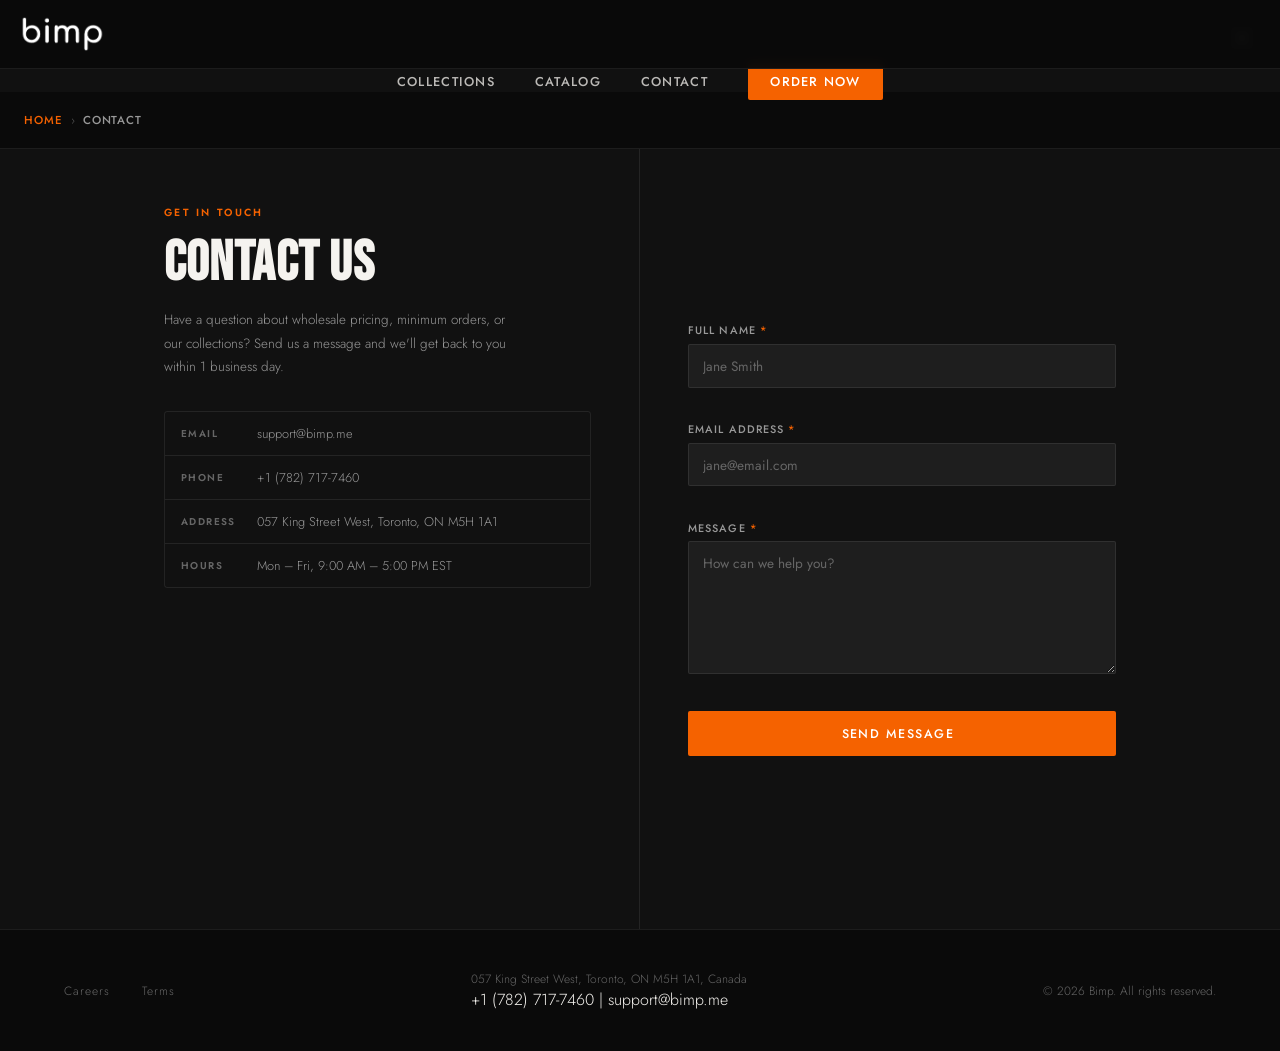
<file: contact.html>
<!DOCTYPE html>
<html lang="en">
<head>
  <meta charset="UTF-8" />
  <meta name="viewport" content="width=device-width, initial-scale=1.0" />
  <title>Contact — Bimp</title>
  <link rel="preconnect" href="https://fonts.googleapis.com" />
  <link rel="preconnect" href="https://fonts.gstatic.com" crossorigin />
  <link href="https://fonts.googleapis.com/css2?family=Bebas+Neue&family=Jost:wght@300;400;500;600&display=swap" rel="stylesheet" />
  <link rel="stylesheet" href="contact.css" />
</head>
<body>

 <!-- ── NAV ── -->
  <nav class="nav">
    <a href="index.html">
      <img src="bimp_logo.png" alt="Bimp Wholesale" class="nav__logo-img" />
    </a>
    <button class="nav__hamburger" id="navHamburger" aria-label="Menu">
      <span></span>
      <span></span>
      <span></span>
    </button>
  </nav>

  <ul class="nav__links" id="navLinks">
    <li class="nav__close-item">
      <button class="nav__close-btn" id="navClose" aria-label="Close menu">
        <span></span>
        <span></span>
      </button>
    </li>
    <li><a href="index.html#gallery">Collections</a></li>
    <li><a href="catalog.html">Catalog</a></li>
    <li><a href="contact.html">Contact</a></li>
    <li><a href="#" class="nav__cta">Order Now</a></li>
  </ul>

  <!-- ── BREADCRUMB ── -->
  <div class="breadcrumb">
    <a href="index.html" class="breadcrumb__item">Home</a>
    <span class="breadcrumb__sep">›</span>
    <span class="breadcrumb__current">Contact</span>
  </div>

  <!-- ── MAIN ── -->
  <main class="contact-main">

    <div class="contact-intro">
      <p class="contact-intro__eyebrow">Get in Touch</p>
      <h1 class="contact-intro__title">Contact Us</h1>
      <p class="contact-intro__sub">Have a question about wholesale pricing, minimum orders, or our collections? Send us a message and we'll get back to you within 1 business day.</p>

      <div class="contact-details">
        <div class="contact-details__row">
          <span class="contact-details__label">Email</span>
          <a href="mailto:support@bimp.me" class="contact-details__val">support@bimp.me</a>
        </div>
        <div class="contact-details__row">
          <span class="contact-details__label">Phone</span>
          <a href="tel:+14160000000" class="contact-details__val">+1 (782) 717-7460</a>
        </div>
        <div class="contact-details__row">
          <span class="contact-details__label">Address</span>
          <span class="contact-details__val">057 King Street West, Toronto, ON M5H 1A1</span>
        </div>
        <div class="contact-details__row">
          <span class="contact-details__label">Hours</span>
          <span class="contact-details__val">Mon – Fri, 9:00 AM – 5:00 PM EST</span>
        </div>
      </div>
    </div>

    <div class="contact-form-wrap">

      <form class="contact-form" id="contactForm" novalidate>

        <div class="ff">
          <label class="fl" for="cName">Full Name <span class="req">*</span></label>
          <input class="fi" type="text" id="cName" placeholder="Jane Smith" required />
          <span class="fe" id="eName"></span>
        </div>

        <div class="ff">
          <label class="fl" for="cEmail">Email Address <span class="req">*</span></label>
          <input class="fi" type="email" id="cEmail" placeholder="jane@email.com" required />
          <span class="fe" id="eEmail"></span>
        </div>

        <div class="ff">
          <label class="fl" for="cMessage">Message <span class="req">*</span></label>
          <textarea class="fi fi--textarea" id="cMessage" placeholder="How can we help you?" rows="5" required></textarea>
          <span class="fe" id="eMessage"></span>
        </div>

        <button type="submit" class="submit-btn" id="submitBtn">
          <span id="submitLabel">Send Message</span>
          <i class="ph ph-arrow-right" id="submitIcon"></i>
        </button>

        <p id="submitError" class="submit-error" style="display:none"></p>

      </form>

      <!-- inline success -->
      <div class="contact-success" id="contactSuccess">
        <div class="contact-success__icon">
          <svg viewBox="0 0 52 52" fill="none">
            <circle class="csc" cx="26" cy="26" r="24" stroke-width="2"/>
            <path class="csk" d="M14 26l8 8 16-16" stroke-width="2.5" stroke-linecap="round" stroke-linejoin="round"/>
          </svg>
        </div>
        <p class="contact-success__eyebrow">Message Sent</p>
        <p class="contact-success__msg">Thank you. We'll get back to you within <strong>1 business day</strong>.</p>
      </div>

    </div>

  </main>

  <!-- ── FOOTER ── -->
  <footer class="footer">
    <div class="footer__inner">

      <div class="footer__top">
        <div class="footer__links">
          <a href="careers.html">Careers</a>
          <a href="terms.html">Terms</a>
        </div>
      </div>

      <div class="footer__mid">
        <p class="footer__address">057 King Street West, Toronto, ON M5H 1A1, Canada</p>
        
        <a href="tel:+14160000000" class="footer__phone">+1 (782) 717-7460</a>
        <span class="footer__mid-sep">|</span>
        <a href="mailto:support@bimp.me" class="footer__email">support@bimp.me</a>
      </div>

      <div class="footer__bottom">
        <p class="footer__copy">&copy; 2026 Bimp. All rights reserved.</p>
      </div>

    </div>
  </footer>
  <script src="config.js"></script>

  <script src="contact.js"></script>
  <script>
    (function () {
      var btn      = document.getElementById('navHamburger');
      var menu     = document.getElementById('navLinks');
      var closeBtn = document.getElementById('navClose');
      if (btn && menu) {
        btn.addEventListener('click', function () {
          btn.classList.toggle('open');
          menu.classList.toggle('open');
        });
        if (closeBtn) {
          closeBtn.addEventListener('click', function () {
            btn.classList.remove('open');
            menu.classList.remove('open');
          });
        }
        menu.querySelectorAll('a').forEach(function (link) {
          link.addEventListener('click', function () {
            btn.classList.remove('open');
            menu.classList.remove('open');
          });
        });
      }
    })();
  </script>

</body>
</html>
</file>
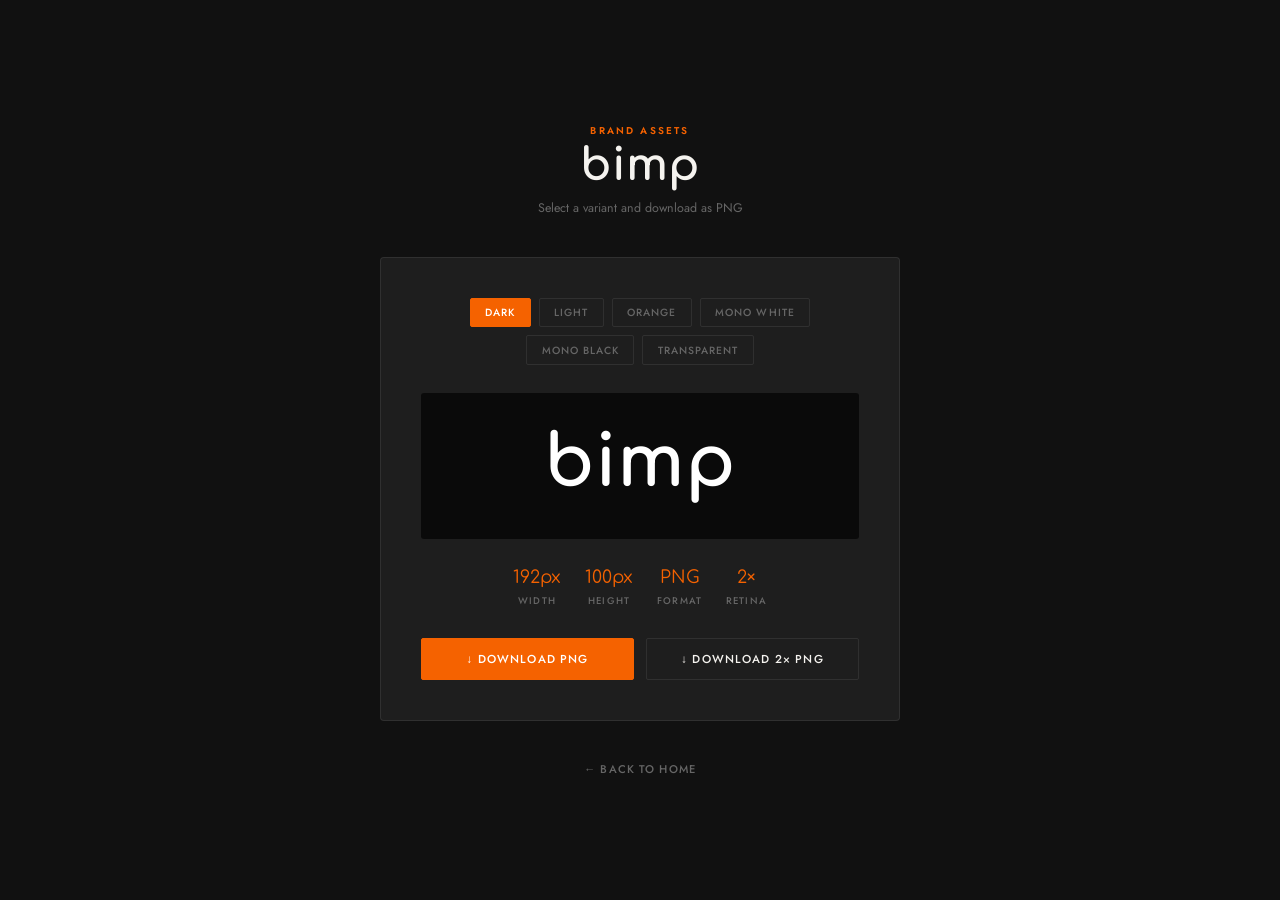
<file: logo.html>
<!DOCTYPE html>
<html lang="en">
<head>
  <meta charset="UTF-8" />
  <meta name="viewport" content="width=device-width, initial-scale=1.0" />
  <title>Logo — BIMP</title>
  <link rel="preconnect" href="https://fonts.googleapis.com" />
  <link rel="preconnect" href="https://fonts.gstatic.com" crossorigin />
  <link href="https://fonts.googleapis.com/css2?family=Comfortaa:wght@700&family=Jost:wght@300;400;500;600&display=swap" rel="stylesheet" />
  <style>
    *, *::before, *::after { box-sizing: border-box; margin: 0; padding: 0; }

    :root {
      --orange:  #F56200;
      --black:   #0a0a0a;
      --dark:    #111111;
      --mid:     #1e1e1e;
      --border:  rgba(255,255,255,0.08);
      --muted:   #666;
      --white:   #f5f3ef;
      --font-logo: 'Comfortaa', sans-serif;
      --font-body: 'Jost', sans-serif;
    }

    body {
      background: var(--dark);
      color: var(--white);
      font-family: var(--font-body);
      min-height: 100vh;
      display: flex;
      flex-direction: column;
      align-items: center;
      justify-content: center;
      padding: 2rem 1.25rem;
      gap: 2.5rem;
    }

    .page-header {
      text-align: center;
      display: flex;
      flex-direction: column;
      gap: 0.4rem;
    }
    .page-header__eyebrow {
      font-size: 0.62rem;
      font-weight: 600;
      letter-spacing: 0.22em;
      text-transform: uppercase;
      color: var(--orange);
    }
    .page-header__title {
      font-family: var(--font-logo);
      font-weight: 700;
      font-size: clamp(1.8rem, 5vw, 2.8rem);
      line-height: 1;
    }
    .page-header__sub {
      font-size: 0.78rem;
      color: var(--muted);
      margin-top: 0.2rem;
    }

    .canvas-card {
      background: var(--mid);
      border: 1px solid var(--border);
      border-radius: 4px;
      padding: 2.5rem;
      display: flex;
      flex-direction: column;
      align-items: center;
      gap: 1.75rem;
      width: 100%;
      max-width: 520px;
    }

    .canvas-wrap {
      background: var(--black);
      border-radius: 3px;
      padding: 2rem 2.5rem;
      display: flex;
      align-items: center;
      justify-content: center;
      width: 100%;
    }

    canvas { display: block; max-width: 100%; height: auto; }

    .variants {
      display: flex;
      gap: 0.5rem;
      flex-wrap: wrap;
      justify-content: center;
    }
    .variant-btn {
      font-family: var(--font-body);
      font-size: 0.65rem;
      font-weight: 500;
      letter-spacing: 0.1em;
      text-transform: uppercase;
      padding: 0.4rem 0.9rem;
      border: 1px solid var(--border);
      border-radius: 2px;
      background: none;
      color: var(--muted);
      cursor: pointer;
      transition: all 0.2s;
    }
    .variant-btn:hover { border-color: var(--orange); color: var(--orange); }
    .variant-btn.active { background: var(--orange); border-color: var(--orange); color: #fff; }

    .download-row {
      display: flex;
      gap: 0.75rem;
      flex-wrap: wrap;
      justify-content: center;
      width: 100%;
    }
    .dl-btn {
      flex: 1;
      min-width: 120px;
      display: flex;
      align-items: center;
      justify-content: center;
      gap: 0.5rem;
      padding: 0.75rem 1rem;
      border-radius: 2px;
      font-family: var(--font-body);
      font-size: 0.72rem;
      font-weight: 500;
      letter-spacing: 0.1em;
      text-transform: uppercase;
      cursor: pointer;
      transition: background 0.2s, color 0.2s;
      border: 1px solid var(--border);
    }
    .dl-btn--primary { background: var(--orange); color: #fff; border-color: var(--orange); }
    .dl-btn--primary:hover { background: #c24d00; }
    .dl-btn--ghost { background: none; color: var(--white); }
    .dl-btn--ghost:hover { border-color: var(--white); }

    .specs {
      display: flex;
      gap: 1.5rem;
      justify-content: center;
      flex-wrap: wrap;
    }
    .spec { text-align: center; }
    .spec__val { font-family: var(--font-logo); font-size: 1.1rem; color: var(--orange); display: block; }
    .spec__label { font-size: 0.6rem; font-weight: 500; letter-spacing: 0.12em; text-transform: uppercase; color: var(--muted); }

    .back-link {
      font-size: 0.7rem;
      font-weight: 500;
      letter-spacing: 0.1em;
      text-transform: uppercase;
      color: var(--muted);
      text-decoration: none;
      transition: color 0.2s;
    }
    .back-link:hover { color: var(--orange); }
  </style>
</head>
<body>

  <div class="page-header">
    <p class="page-header__eyebrow">Brand Assets</p>
    <h1 class="page-header__title">bimp</h1>
    <p class="page-header__sub">Select a variant and download as PNG</p>
  </div>

  <div class="canvas-card">

    <div class="variants">
      <button class="variant-btn active" data-variant="dark">Dark</button>
      <button class="variant-btn" data-variant="light">Light</button>
      <button class="variant-btn" data-variant="orange">Orange</button>
      <button class="variant-btn" data-variant="mono-white">Mono White</button>
      <button class="variant-btn" data-variant="mono-black">Mono Black</button>
      <button class="variant-btn" data-variant="transparent">Transparent</button>
    </div>

    <div class="canvas-wrap" id="canvasWrap">
      <canvas id="logoCanvas" width="300" height="100"></canvas>
    </div>

    <div class="specs">
      <div class="spec"><span class="spec__val" id="specW">—</span><span class="spec__label">Width</span></div>
      <div class="spec"><span class="spec__val">100px</span><span class="spec__label">Height</span></div>
      <div class="spec"><span class="spec__val">PNG</span><span class="spec__label">Format</span></div>
      <div class="spec"><span class="spec__val">2×</span><span class="spec__label">Retina</span></div>
    </div>

    <div class="download-row">
      <button class="dl-btn dl-btn--primary" id="dlPng">↓ Download PNG</button>
      <button class="dl-btn dl-btn--ghost" id="dlPng2x">↓ Download 2× PNG</button>
    </div>

  </div>

  <a href="index.html" class="back-link">← Back to Home</a>

  <script>
    const VARIANTS = {
      'dark':        { bg: '#0a0a0a',  color: '#ffffff', transparent: false },
      'light':       { bg: '#f5f3ef',  color: '#0a0a0a', transparent: false },
      'orange':      { bg: '#F56200',  color: '#ffffff', transparent: false },
      'mono-white':  { bg: '#0a0a0a',  color: '#ffffff', transparent: false },
      'mono-black':  { bg: '#f5f3ef',  color: '#0a0a0a', transparent: false },
      'transparent': { bg: null,       color: '#ffffff', transparent: true  },
    };

    let currentVariant = 'dark';
    const FONT_SIZE = 72;
    const PAD_X = 0;
    const PAD_Y = 4; // minimal vertical breathing room only

    document.fonts.ready.then(() => {
      drawLogo(currentVariant);
      bindEvents();
    });

    function measureText(ctx) {
      ctx.font = `700 ${FONT_SIZE}px 'Comfortaa', sans-serif`;
      ctx.letterSpacing = '0px';
      const m = ctx.measureText('bimp');
      const w = Math.ceil(m.width);
      const asc  = Math.ceil(m.actualBoundingBoxAscent);
      const desc = Math.ceil(m.actualBoundingBoxDescent);
      const h = asc + desc + PAD_Y * 2;
      return { w, asc, desc, h };
    }

    function drawLogo(variant) {
      const { bg, color, transparent } = VARIANTS[variant];
      const canvas = document.getElementById('logoCanvas');

      // Measure on a temp context first
      const tmp = document.createElement('canvas');
      tmp.width = 600; tmp.height = 200;
      const tctx = tmp.getContext('2d');
      const { w, asc, desc, h } = measureText(tctx);

      canvas.width  = w;
      canvas.height = h;
      const ctx = canvas.getContext('2d');
      ctx.clearRect(0, 0, w, h);

      if (!transparent) {
        ctx.fillStyle = bg;
        ctx.fillRect(0, 0, w, h);
      }

      ctx.font = `700 ${FONT_SIZE}px 'Comfortaa', sans-serif`;
      ctx.letterSpacing = '0px';
      ctx.textBaseline = 'alphabetic';
      ctx.fillStyle = color;
      ctx.fillText('bimp', 0, PAD_Y + asc);

      // Preview bg
      if (transparent) {
        document.getElementById('canvasWrap').style.background =
          'repeating-conic-gradient(#2a2a2a 0% 25%, #1a1a1a 0% 50%) 0 0 / 16px 16px';
      } else if (variant === 'light' || variant === 'mono-black') {
        document.getElementById('canvasWrap').style.background = '#e8e6e2';
      } else {
        document.getElementById('canvasWrap').style.background = '#0a0a0a';
      }

      document.getElementById('specW').textContent = w + 'px';
    }

    function drawOffscreen(variant, scale) {
      const { bg, color, transparent } = VARIANTS[variant];

      const tmp = document.createElement('canvas');
      tmp.width = 600; tmp.height = 200;
      const tctx = tmp.getContext('2d');
      const { w, asc, desc, h } = measureText(tctx);

      const off = document.createElement('canvas');
      off.width  = w * scale;
      off.height = h * scale;
      const ctx = off.getContext('2d');
      ctx.scale(scale, scale);

      if (!transparent) {
        ctx.fillStyle = bg;
        ctx.fillRect(0, 0, w, h);
      }

      ctx.font = `700 ${FONT_SIZE}px 'Comfortaa', sans-serif`;
      ctx.letterSpacing = '0px';
      ctx.textBaseline = 'alphabetic';
      ctx.fillStyle = color;
      ctx.fillText('bimp', 0, PAD_Y + asc);

      return off;
    }

    function bindEvents() {
      document.querySelectorAll('.variant-btn').forEach(btn => {
        btn.addEventListener('click', () => {
          document.querySelectorAll('.variant-btn').forEach(b => b.classList.remove('active'));
          btn.classList.add('active');
          currentVariant = btn.dataset.variant;
          drawLogo(currentVariant);
        });
      });

      document.getElementById('dlPng').addEventListener('click', () => {
        const off = drawOffscreen(currentVariant, 1);
        const a = document.createElement('a');
        a.download = `bimp-logo-${currentVariant}.png`;
        a.href = off.toDataURL('image/png');
        a.click();
      });

      document.getElementById('dlPng2x').addEventListener('click', () => {
        const off = drawOffscreen(currentVariant, 2);
        const a = document.createElement('a');
        a.download = `bimp-logo-${currentVariant}@2x.png`;
        a.href = off.toDataURL('image/png');
        a.click();
      });
    }
  </script>

</body>
</html>
</file>
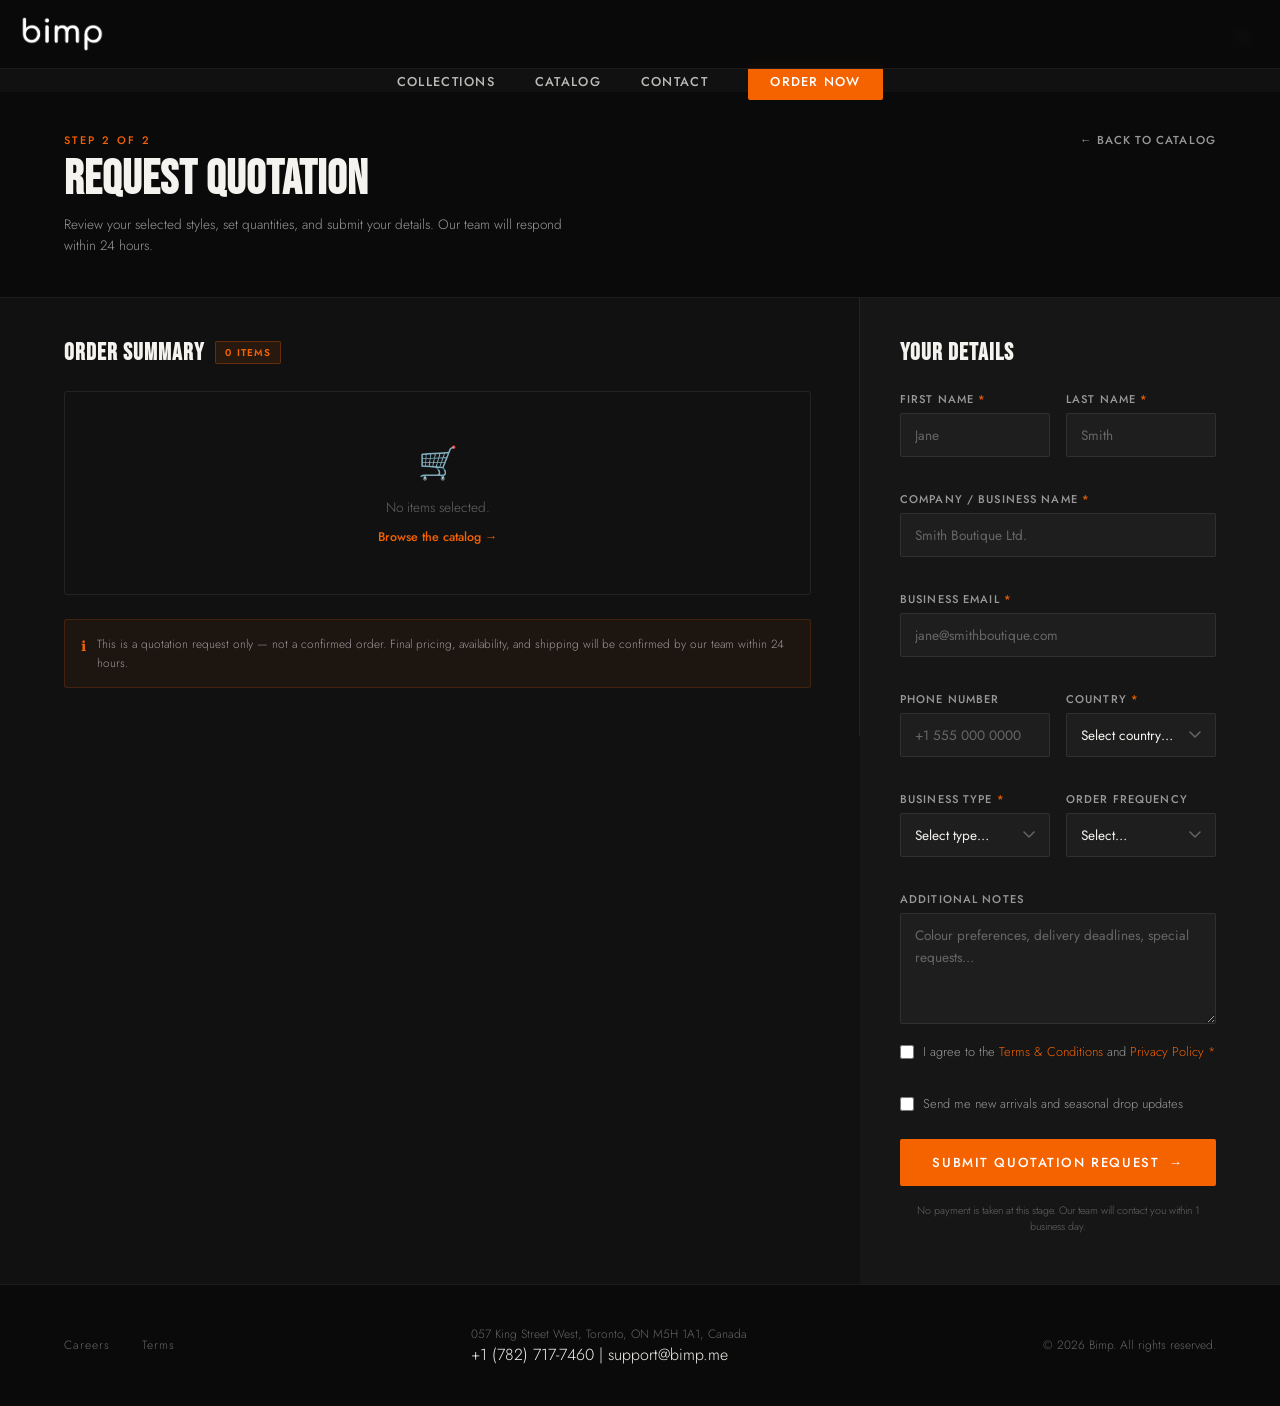
<file: quotation.html>
<!DOCTYPE html>
<html lang="en">
<head>
  <meta charset="UTF-8" />
  <meta name="viewport" content="width=device-width, initial-scale=1.0" />
  <title>Request Quotation — Bimp</title>
  <link rel="preconnect" href="https://fonts.googleapis.com" />
  <link rel="preconnect" href="https://fonts.gstatic.com" crossorigin />
  <link href="https://fonts.googleapis.com/css2?family=Bebas+Neue&family=Jost:wght@300;400;500;600&display=swap" rel="stylesheet" />
  <link rel="stylesheet" href="quotation.css" />
</head>
<body>

 <!-- ── NAV ── -->
  <nav class="nav">
    <a href="index.html">
      <img src="bimp_logo.png" alt="Bimp Wholesale" class="nav__logo-img" />
    </a>
    <button class="nav__hamburger" id="navHamburger" aria-label="Menu">
      <span></span>
      <span></span>
      <span></span>
    </button>
  </nav>

<!-- ── HAMBURGER MENU OVERLAY ── -->
<ul class="nav__links" id="navLinks">
  <li class="nav__close-item">
    <button class="nav__close-btn" id="navClose" aria-label="Close menu">
      <span></span>
      <span></span>
    </button>
  </li>
  <li><a href="index.html#gallery">Collections</a></li>
  <li><a href="catalog.html">Catalog</a></li>
  <li><a href="contact.html">Contact</a></li>
  <li><a href="#" class="nav__cta">Order Now</a></li>
</ul>

  <!-- ── PAGE HEADER ── -->
  <header class="page-header">
    <div class="page-header__inner">
      <p class="page-header__eyebrow">Step 2 of 2</p>
      <h1 class="page-header__title">Request Quotation</h1>
      <p class="page-header__sub">Review your selected styles, set quantities, and submit your details. Our team will respond within 24 hours.</p>
    </div>
    <a href="catalog.html" class="breadcrumb-back">← Back to Catalog</a>
  </header>

  <!-- ── MAIN LAYOUT ── -->
  <div class="quote-layout">

    <!-- LEFT: ORDER SUMMARY -->
    <section class="order-summary">

      <div class="section-head">
        <h2 class="section-title">Order Summary</h2>
        <span class="item-badge" id="itemCount">0 items</span>
      </div>

      <div class="summary-table-wrap" id="summaryTableWrap">
        <table class="summary-table">
          <thead>
            <tr>
              <th>Product</th>
              <th>SKU</th>
              <th>Unit Price (24+)</th>
              <th>Qty</th>
              <th>Subtotal</th>
              <th></th>
            </tr>
          </thead>
          <tbody id="summaryBody"></tbody>
        </table>
      </div>

      <div class="empty-state" id="emptyState">
        <span class="empty-state__icon">🛒</span>
        <p>No items selected.</p>
        <a href="catalog.html" class="empty-state__link">Browse the catalog →</a>
      </div>

      <div class="order-totals" id="orderTotals">
        <div class="totals-row">
          <span>Subtotal (est. 24+ rate)</span>
          <strong id="subtotalVal">$0.00</strong>
        </div>
        <div class="totals-row">
          <span>Shipping &amp; Handling</span>
          <span class="totals-note">Confirmed after review</span>
        </div>
        <div class="totals-row totals-row--grand">
          <span>Estimated Total</span>
          <strong id="totalVal">$0.00</strong>
        </div>
      </div>

      <div class="notice">
        <span class="notice__icon">ℹ</span>
        <p>This is a quotation request only — not a confirmed order. Final pricing, availability, and shipping will be confirmed by our team within 24 hours.</p>
      </div>

    </section>

    <!-- RIGHT: CONTACT FORM -->
    <section class="form-section">

      <div class="section-head">
        <h2 class="section-title">Your Details</h2>
      </div>

      <div class="inline-success" id="inlineSuccess">
        <div class="inline-success__icon">
          <svg viewBox="0 0 52 52" fill="none" xmlns="http://www.w3.org/2000/svg">
            <circle class="inline-success__circle" cx="26" cy="26" r="24" stroke-width="2"/>
            <path class="inline-success__check" d="M14 26l8 8 16-16" stroke-width="2.5" stroke-linecap="round" stroke-linejoin="round"/>
          </svg>
        </div>
        <p class="inline-success__eyebrow">Request Received</p>
        <h3 class="inline-success__title">Quotation Submitted!</h3>
        <p class="inline-success__msg">Thank you. Our wholesale team will review your items and get back to you at your business email within <strong>24 hours</strong>.</p>
        <div class="inline-success__meta">
          <div class="inline-success__meta-row">
            <span class="inline-success__meta-label">Reference</span>
            <span class="inline-success__meta-val" id="refNumber">—</span>
          </div>
          <div class="inline-success__meta-row">
            <span class="inline-success__meta-label">Submitted by</span>
            <span class="inline-success__meta-val" id="submittedBy">—</span>
          </div>
          <div class="inline-success__meta-row">
            <span class="inline-success__meta-label">Company</span>
            <span class="inline-success__meta-val" id="submittedCompany">—</span>
          </div>
          <div class="inline-success__meta-row">
            <span class="inline-success__meta-label">Expected response</span>
            <span class="inline-success__meta-val">Within 24 hours</span>
          </div>
        </div>
        <a href="catalog.html" class="inline-success__btn">Continue Browsing →</a>
      </div>

      <form class="quote-form" id="quoteForm" novalidate>

        <div class="form-row form-row--2">
          <div class="form-field">
            <label class="form-label" for="firstName">First Name <span class="req">*</span></label>
            <input class="form-input" type="text" id="firstName" placeholder="Jane" required />
            <span class="form-error" id="errFirstName"></span>
          </div>
          <div class="form-field">
            <label class="form-label" for="lastName">Last Name <span class="req">*</span></label>
            <input class="form-input" type="text" id="lastName" placeholder="Smith" required />
            <span class="form-error" id="errLastName"></span>
          </div>
        </div>

        <div class="form-field">
          <label class="form-label" for="company">Company / Business Name <span class="req">*</span></label>
          <input class="form-input" type="text" id="company" placeholder="Smith Boutique Ltd." required />
          <span class="form-error" id="errCompany"></span>
        </div>

        <div class="form-field">
          <label class="form-label" for="email">Business Email <span class="req">*</span></label>
          <input class="form-input" type="email" id="email" placeholder="jane@smithboutique.com" required />
          <span class="form-error" id="errEmail"></span>
        </div>

        <div class="form-row form-row--2">
          <div class="form-field">
            <label class="form-label" for="phone">Phone Number</label>
            <input class="form-input" type="tel" id="phone" placeholder="+1 555 000 0000" />
          </div>
          <div class="form-field">
            <label class="form-label" for="country">Country <span class="req">*</span></label>
            <select class="form-input form-select" id="country" required>
              <option value="" disabled selected>Select country…</option>
              <option>United States</option>
              <option>United Kingdom</option>
              <option>Canada</option>
              <option>Australia</option>
              <option>Germany</option>
              <option>France</option>
              <option>Netherlands</option>
              <option>UAE</option>
              <option>South Africa</option>
              <option>Nigeria</option>
              <option>Other</option>
            </select>
            <span class="form-error" id="errCountry"></span>
          </div>
        </div>

        <div class="form-row form-row--2">
          <div class="form-field">
            <label class="form-label" for="bizType">Business Type <span class="req">*</span></label>
            <select class="form-input form-select" id="bizType" required>
              <option value="" disabled selected>Select type…</option>
              <option>Retailer</option>
              <option>Boutique Owner</option>
              <option>Online Store</option>
              <option>Distributor</option>
              <option>Market Trader</option>
              <option>Other</option>
            </select>
            <span class="form-error" id="errBizType"></span>
          </div>
          <div class="form-field">
            <label class="form-label" for="orderFreq">Order Frequency</label>
            <select class="form-input form-select" id="orderFreq">
              <option value="" disabled selected>Select…</option>
              <option>First-time order</option>
              <option>Monthly</option>
              <option>Quarterly</option>
              <option>Seasonally</option>
              <option>As needed</option>
            </select>
          </div>
        </div>

        <div class="form-field">
          <label class="form-label" for="notes">Additional Notes</label>
          <textarea class="form-input form-textarea" id="notes" placeholder="Colour preferences, delivery deadlines, special requests…" rows="4"></textarea>
        </div>

        <div class="form-field form-field--check">
          <label class="check-label">
            <input type="checkbox" id="agreeTerms" required />
            <span>I agree to the <a href="#">Terms &amp; Conditions</a> and <a href="#">Privacy Policy</a> <span class="req">*</span></span>
          </label>
          <span class="form-error" id="errTerms"></span>
        </div>

        <div class="form-field form-field--check">
          <label class="check-label">
            <input type="checkbox" id="newsletter" />
            <span>Send me new arrivals and seasonal drop updates</span>
          </label>
        </div>

        <button type="submit" class="submit-btn" id="submitBtn">
          Submit Quotation Request <span>→</span>
        </button>

        <p class="form-disclaimer">No payment is taken at this stage. Our team will contact you within 1 business day.</p>

      </form>
    </section>

  </div>

  <!-- ── FOOTER ── -->
  <footer class="footer">
    <div class="footer__inner">

      <div class="footer__top">
        <div class="footer__links">
          <a href="careers.html">Careers</a>
          <a href="terms.html">Terms</a>
        </div>
      </div>

      <div class="footer__mid">
        <p class="footer__address">057 King Street West, Toronto, ON M5H 1A1, Canada</p>
        
        <a href="tel:+14160000000" class="footer__phone">+1 (782) 717-7460</a>
        <span class="footer__mid-sep">|</span>
        <a href="mailto:support@bimp.me" class="footer__email">support@bimp.me</a>
      </div>

      <div class="footer__bottom">
        <p class="footer__copy">&copy; 2026 Bimp. All rights reserved.</p>
      </div>

    </div>
  </footer>

  <script src="quotation.js"></script>
  
  <script>
  (function () {
    var btn      = document.getElementById('navHamburger');
    var menu     = document.getElementById('navLinks');
    var closeBtn = document.getElementById('navClose');
    if (btn && menu) {
      btn.addEventListener('click', function () {
        btn.classList.toggle('open');
        menu.classList.toggle('open');
      });
      if (closeBtn) {
        closeBtn.addEventListener('click', function () {
          btn.classList.remove('open');
          menu.classList.remove('open');
        });
      }
      menu.querySelectorAll('a').forEach(function (link) {
        link.addEventListener('click', function () {
          btn.classList.remove('open');
          menu.classList.remove('open');
        });
      });
    }
  })();
</script>
</body>
</html>
</file>
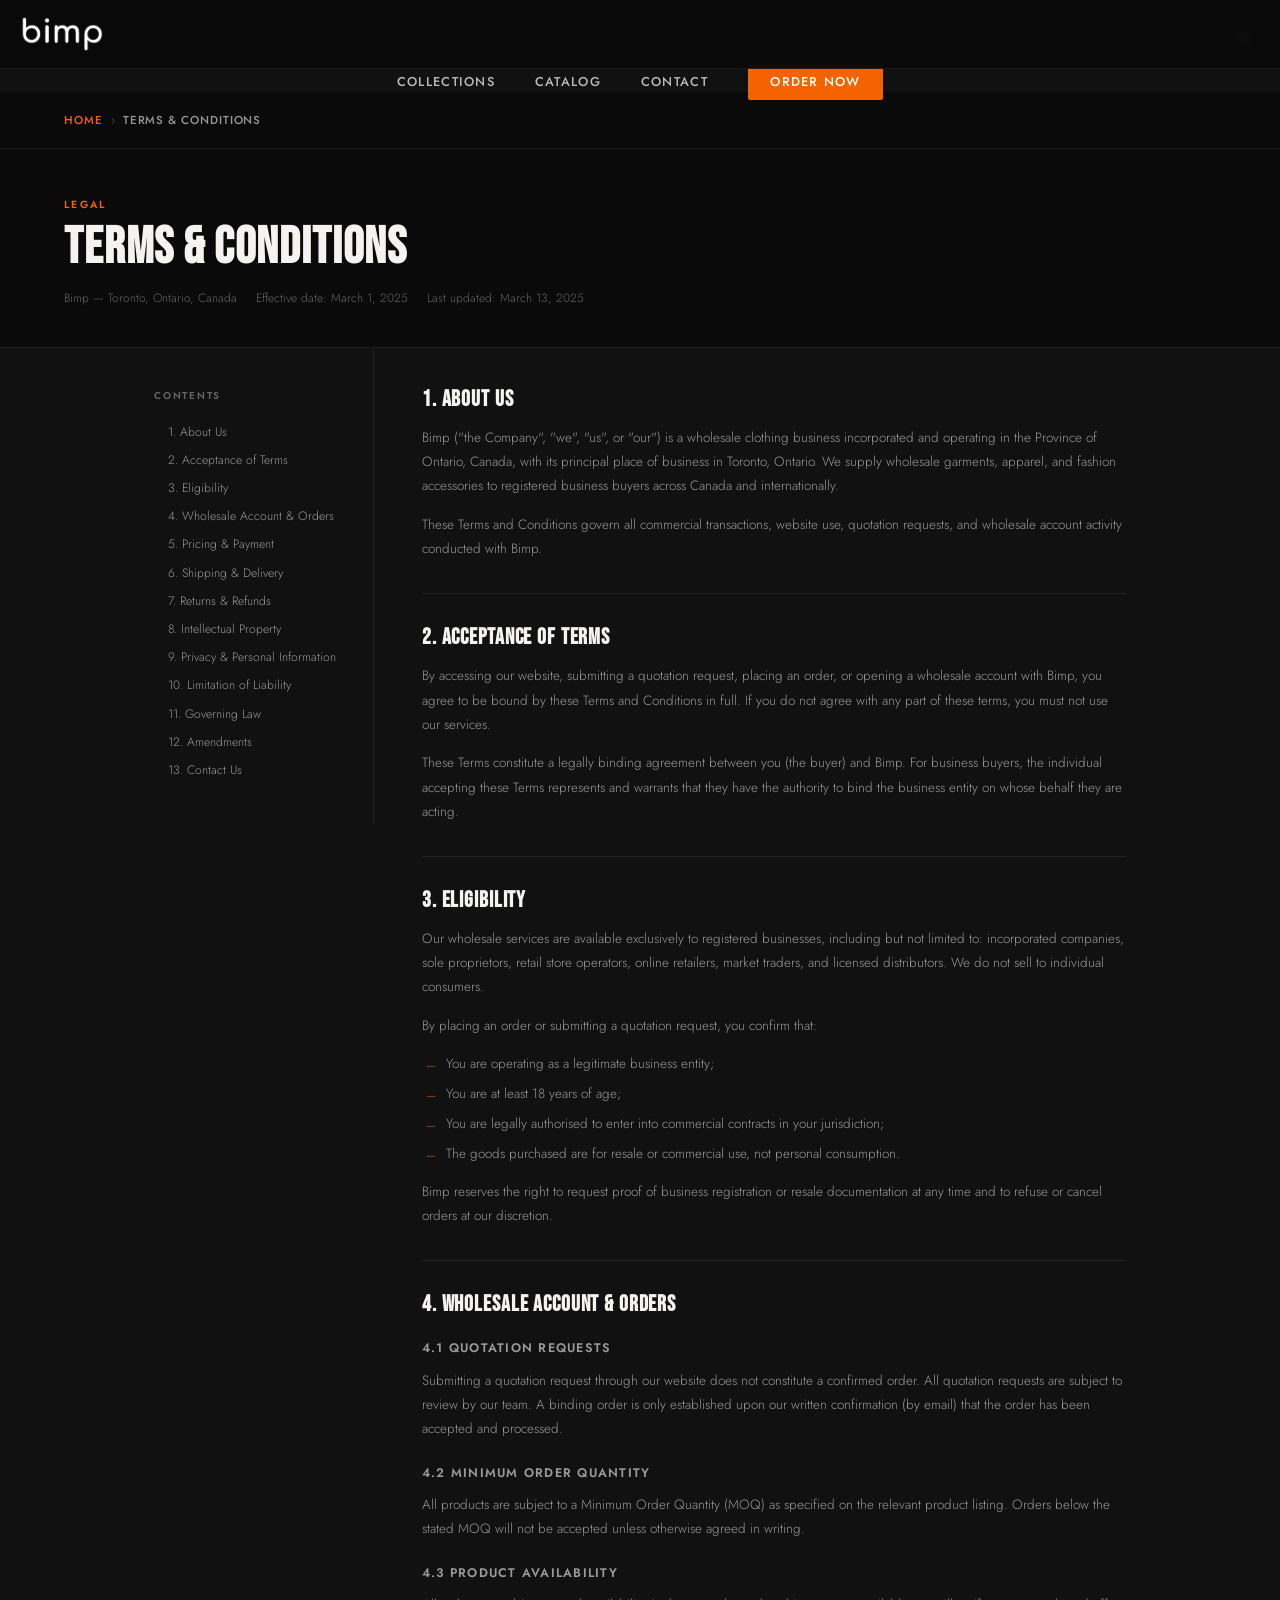
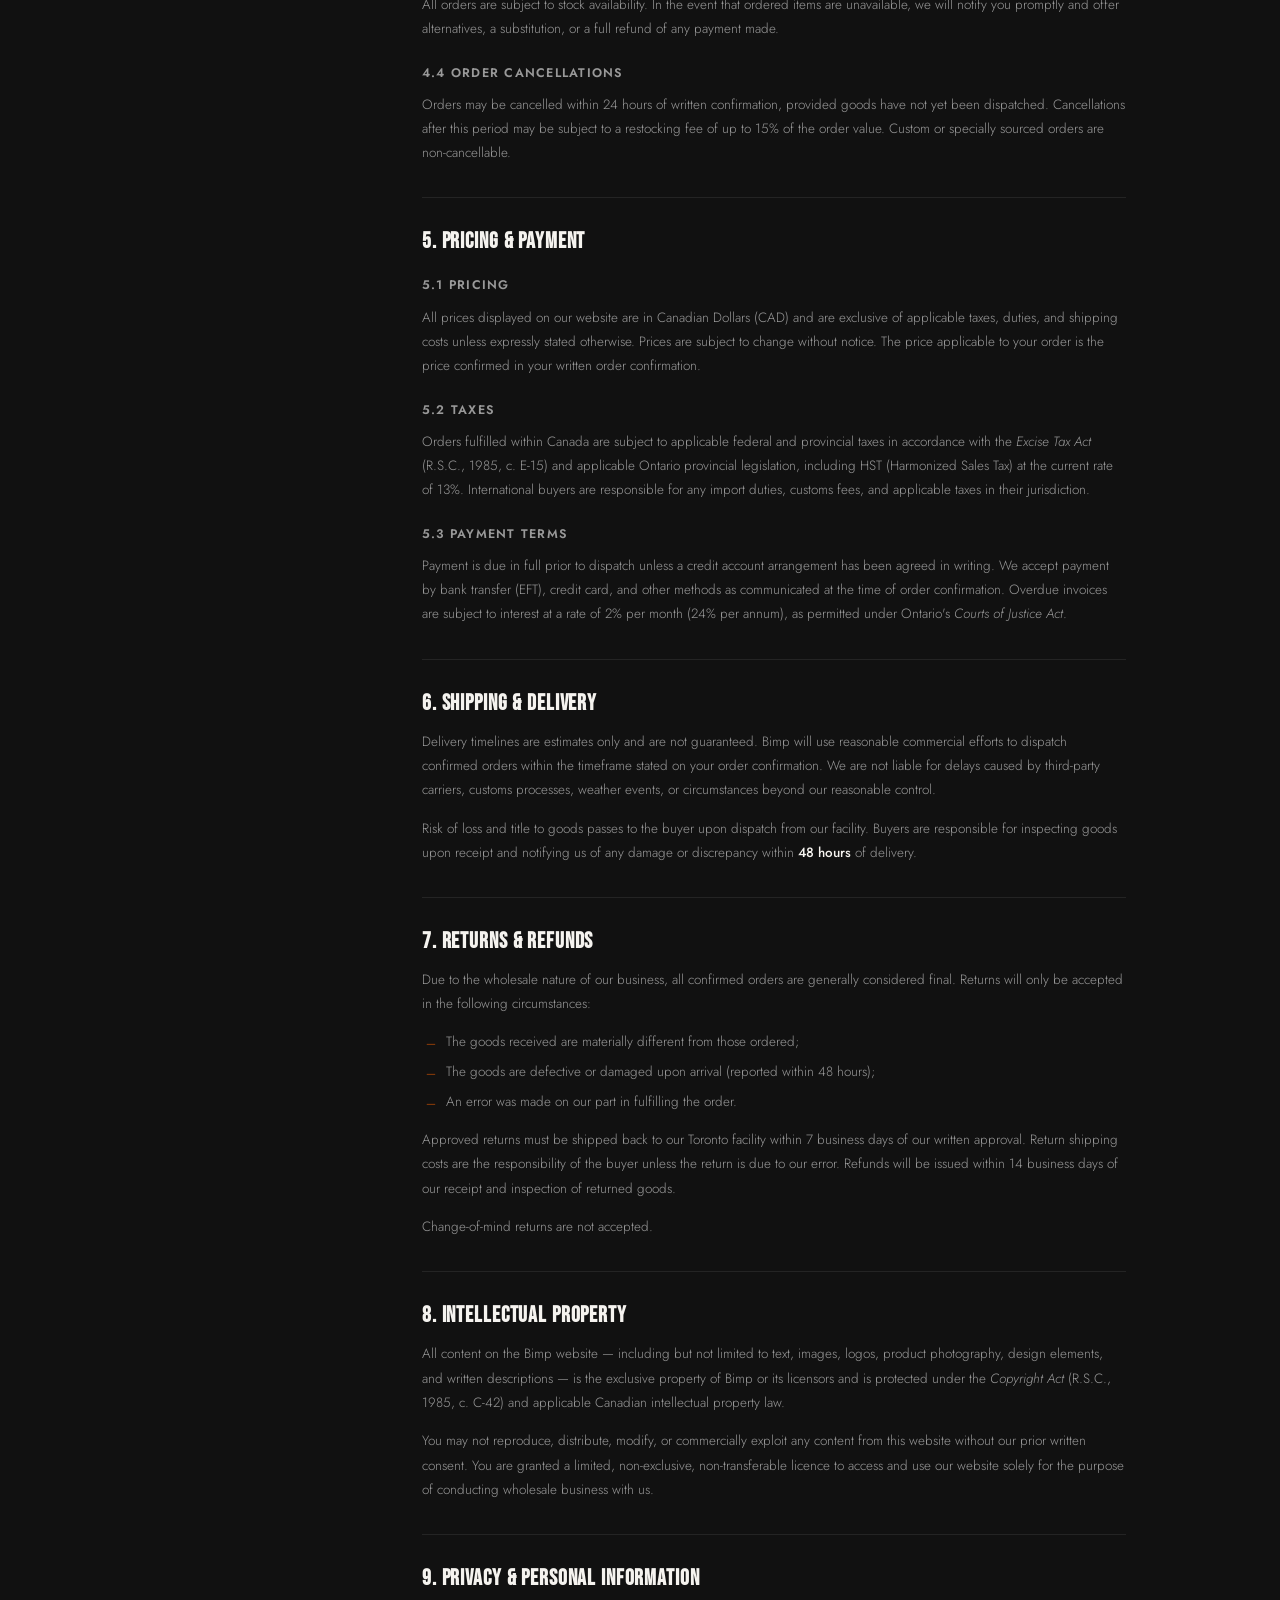
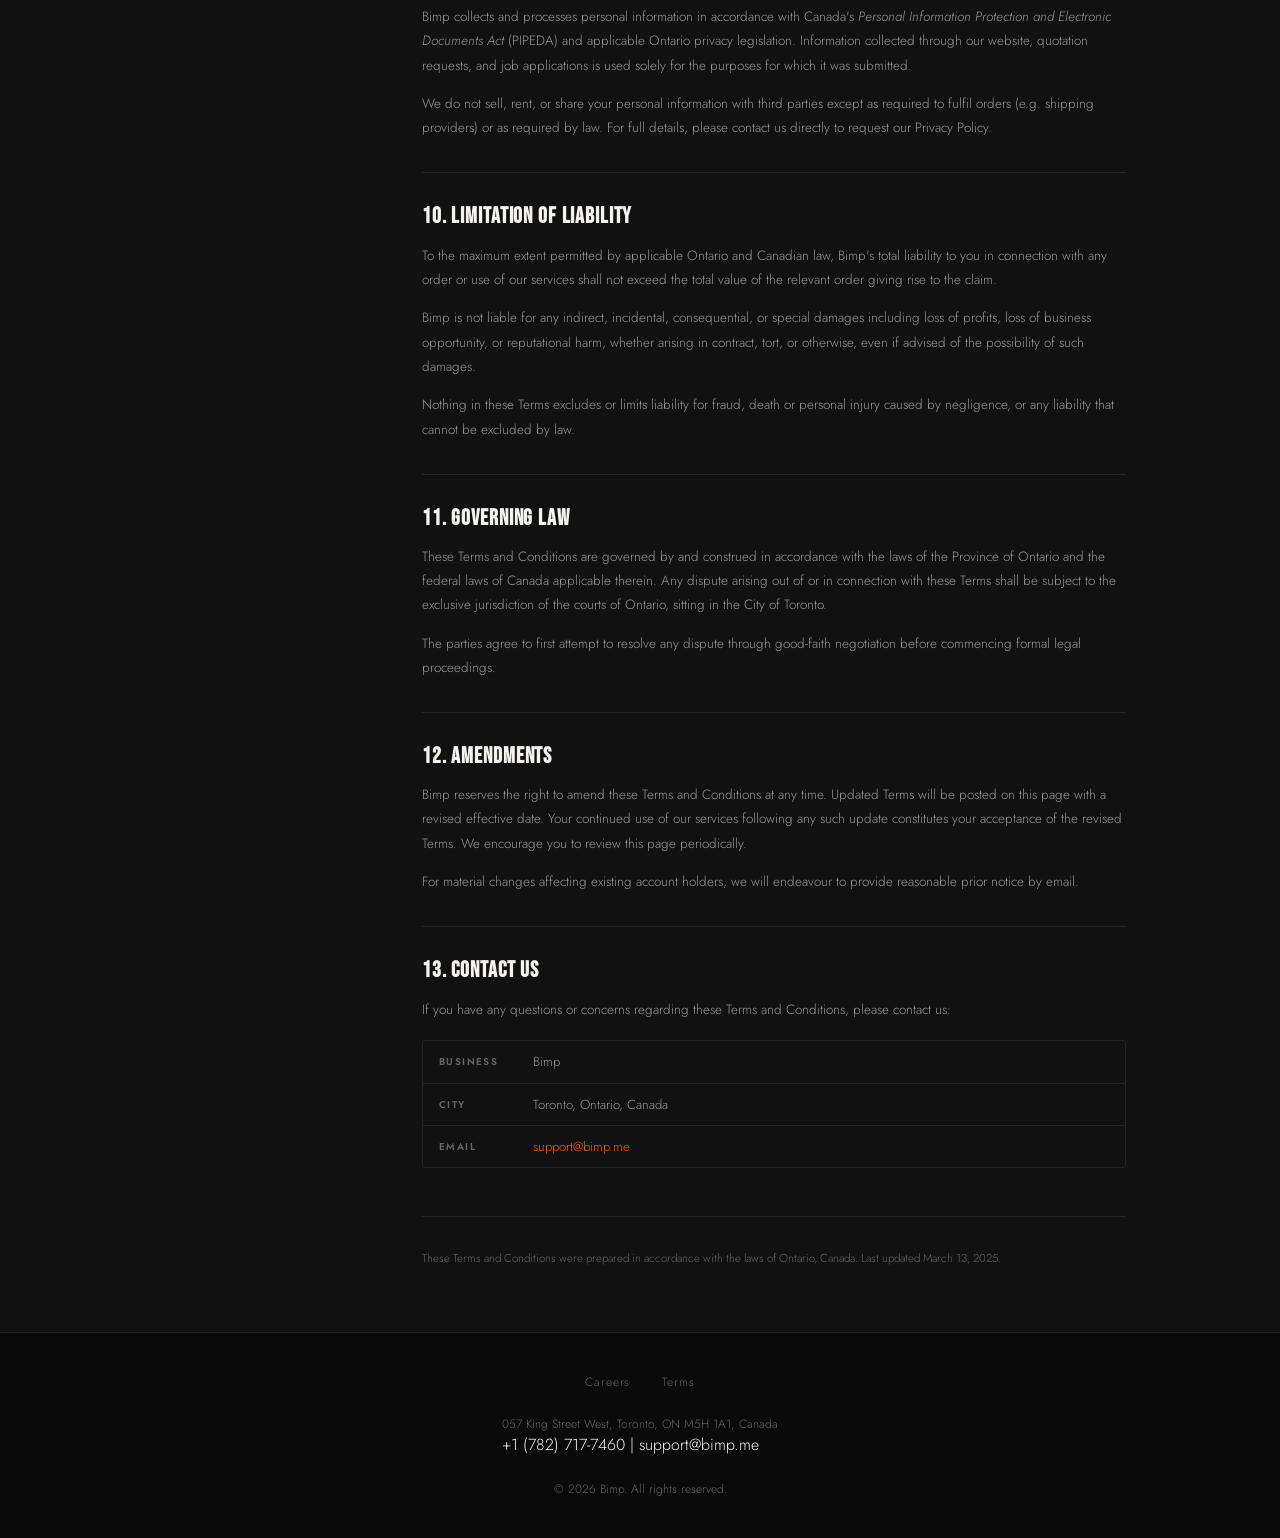
<file: terms.html>
<!DOCTYPE html>
<html lang="en">
<head>
  <meta charset="UTF-8" />
  <meta name="viewport" content="width=device-width, initial-scale=1.0" />
  <title>Terms & Conditions — Bimp</title>
  <link rel="preconnect" href="https://fonts.googleapis.com" />
  <link rel="preconnect" href="https://fonts.gstatic.com" crossorigin />
  <link href="https://fonts.googleapis.com/css2?family=Bebas+Neue&family=Jost:wght@300;400;500;600&display=swap" rel="stylesheet" />
  <link rel="stylesheet" href="terms.css" />
</head>
<body>

 <!-- ── NAV ── -->
  <nav class="nav">
    <a href="index.html">
      <img src="bimp_logo.png" alt="Bimp Wholesale" class="nav__logo-img" />
    </a>
    <button class="nav__hamburger" id="navHamburger" aria-label="Menu">
      <span></span>
      <span></span>
      <span></span>
    </button>
  </nav>

<ul class="nav__links" id="navLinks">
  <li class="nav__close-item">
    <button class="nav__close-btn" id="navClose" aria-label="Close menu">
      <span></span>
      <span></span>
    </button>
  </li>
  <li><a href="index.html#gallery">Collections</a></li>
  <li><a href="catalog.html">Catalog</a></li>
  <li><a href="contact.html">Contact</a></li>
  <li><a href="#" class="nav__cta">Order Now</a></li>
</ul>

  <!-- ── BREADCRUMB ── -->
  <div class="breadcrumb">
    <a href="index.html" class="breadcrumb__item">Home</a>
    <span class="breadcrumb__sep">›</span>
    <span class="breadcrumb__current">Terms &amp; Conditions</span>
  </div>

  <!-- ── PAGE HEADER ── -->
  <header class="terms-header">
    <div class="terms-header__inner">
      <p class="terms-header__eyebrow">Legal</p>
      <h1 class="terms-header__title">Terms &amp; Conditions</h1>
      <p class="terms-header__meta">
        <span>Bimp — Toronto, Ontario, Canada</span>
        <span class="terms-header__divider">·</span>
        <span>Effective date: March 1, 2025</span>
        <span class="terms-header__divider">·</span>
        <span>Last updated: March 13, 2025</span>
      </p>
    </div>
  </header>

  <!-- ── MAIN LAYOUT ── -->
  <div class="terms-layout">

    <!-- TABLE OF CONTENTS (sticky sidebar) -->
    <nav class="toc" aria-label="Table of contents">
      <p class="toc__heading">Contents</p>
      <ol class="toc__list">
        <li><a href="#s1">1. About Us</a></li>
        <li><a href="#s2">2. Acceptance of Terms</a></li>
        <li><a href="#s3">3. Eligibility</a></li>
        <li><a href="#s4">4. Wholesale Account &amp; Orders</a></li>
        <li><a href="#s5">5. Pricing &amp; Payment</a></li>
        <li><a href="#s6">6. Shipping &amp; Delivery</a></li>
        <li><a href="#s7">7. Returns &amp; Refunds</a></li>
        <li><a href="#s8">8. Intellectual Property</a></li>
        <li><a href="#s9">9. Privacy &amp; Personal Information</a></li>
        <li><a href="#s10">10. Limitation of Liability</a></li>
        <li><a href="#s11">11. Governing Law</a></li>
        <li><a href="#s12">12. Amendments</a></li>
        <li><a href="#s13">13. Contact Us</a></li>
      </ol>
    </nav>

    <!-- TERMS CONTENT -->
    <article class="terms-body">

      <section class="terms-section" id="s1">
        <h2 class="terms-section__title">1. About Us</h2>
        <p>Bimp ("the Company", "we", "us", or "our") is a wholesale clothing business incorporated and operating in the Province of Ontario, Canada, with its principal place of business in Toronto, Ontario. We supply wholesale garments, apparel, and fashion accessories to registered business buyers across Canada and internationally.</p>
        <p>These Terms and Conditions govern all commercial transactions, website use, quotation requests, and wholesale account activity conducted with Bimp.</p>
      </section>

      <section class="terms-section" id="s2">
        <h2 class="terms-section__title">2. Acceptance of Terms</h2>
        <p>By accessing our website, submitting a quotation request, placing an order, or opening a wholesale account with Bimp, you agree to be bound by these Terms and Conditions in full. If you do not agree with any part of these terms, you must not use our services.</p>
        <p>These Terms constitute a legally binding agreement between you (the buyer) and Bimp. For business buyers, the individual accepting these Terms represents and warrants that they have the authority to bind the business entity on whose behalf they are acting.</p>
      </section>

      <section class="terms-section" id="s3">
        <h2 class="terms-section__title">3. Eligibility</h2>
        <p>Our wholesale services are available exclusively to registered businesses, including but not limited to: incorporated companies, sole proprietors, retail store operators, online retailers, market traders, and licensed distributors. We do not sell to individual consumers.</p>
        <p>By placing an order or submitting a quotation request, you confirm that:</p>
        <ul class="terms-list">
          <li>You are operating as a legitimate business entity;</li>
          <li>You are at least 18 years of age;</li>
          <li>You are legally authorised to enter into commercial contracts in your jurisdiction;</li>
          <li>The goods purchased are for resale or commercial use, not personal consumption.</li>
        </ul>
        <p>Bimp reserves the right to request proof of business registration or resale documentation at any time and to refuse or cancel orders at our discretion.</p>
      </section>

      <section class="terms-section" id="s4">
        <h2 class="terms-section__title">4. Wholesale Account &amp; Orders</h2>
        <h3 class="terms-section__sub">4.1 Quotation Requests</h3>
        <p>Submitting a quotation request through our website does not constitute a confirmed order. All quotation requests are subject to review by our team. A binding order is only established upon our written confirmation (by email) that the order has been accepted and processed.</p>

        <h3 class="terms-section__sub">4.2 Minimum Order Quantity</h3>
        <p>All products are subject to a Minimum Order Quantity (MOQ) as specified on the relevant product listing. Orders below the stated MOQ will not be accepted unless otherwise agreed in writing.</p>

        <h3 class="terms-section__sub">4.3 Product Availability</h3>
        <p>All orders are subject to stock availability. In the event that ordered items are unavailable, we will notify you promptly and offer alternatives, a substitution, or a full refund of any payment made.</p>

        <h3 class="terms-section__sub">4.4 Order Cancellations</h3>
        <p>Orders may be cancelled within 24 hours of written confirmation, provided goods have not yet been dispatched. Cancellations after this period may be subject to a restocking fee of up to 15% of the order value. Custom or specially sourced orders are non-cancellable.</p>
      </section>

      <section class="terms-section" id="s5">
        <h2 class="terms-section__title">5. Pricing &amp; Payment</h2>
        <h3 class="terms-section__sub">5.1 Pricing</h3>
        <p>All prices displayed on our website are in Canadian Dollars (CAD) and are exclusive of applicable taxes, duties, and shipping costs unless expressly stated otherwise. Prices are subject to change without notice. The price applicable to your order is the price confirmed in your written order confirmation.</p>

        <h3 class="terms-section__sub">5.2 Taxes</h3>
        <p>Orders fulfilled within Canada are subject to applicable federal and provincial taxes in accordance with the <em>Excise Tax Act</em> (R.S.C., 1985, c. E-15) and applicable Ontario provincial legislation, including HST (Harmonized Sales Tax) at the current rate of 13%. International buyers are responsible for any import duties, customs fees, and applicable taxes in their jurisdiction.</p>

        <h3 class="terms-section__sub">5.3 Payment Terms</h3>
        <p>Payment is due in full prior to dispatch unless a credit account arrangement has been agreed in writing. We accept payment by bank transfer (EFT), credit card, and other methods as communicated at the time of order confirmation. Overdue invoices are subject to interest at a rate of 2% per month (24% per annum), as permitted under Ontario's <em>Courts of Justice Act</em>.</p>
      </section>

      <section class="terms-section" id="s6">
        <h2 class="terms-section__title">6. Shipping &amp; Delivery</h2>
        <p>Delivery timelines are estimates only and are not guaranteed. Bimp will use reasonable commercial efforts to dispatch confirmed orders within the timeframe stated on your order confirmation. We are not liable for delays caused by third-party carriers, customs processes, weather events, or circumstances beyond our reasonable control.</p>
        <p>Risk of loss and title to goods passes to the buyer upon dispatch from our facility. Buyers are responsible for inspecting goods upon receipt and notifying us of any damage or discrepancy within <strong>48 hours</strong> of delivery.</p>
      </section>

      <section class="terms-section" id="s7">
        <h2 class="terms-section__title">7. Returns &amp; Refunds</h2>
        <p>Due to the wholesale nature of our business, all confirmed orders are generally considered final. Returns will only be accepted in the following circumstances:</p>
        <ul class="terms-list">
          <li>The goods received are materially different from those ordered;</li>
          <li>The goods are defective or damaged upon arrival (reported within 48 hours);</li>
          <li>An error was made on our part in fulfilling the order.</li>
        </ul>
        <p>Approved returns must be shipped back to our Toronto facility within 7 business days of our written approval. Return shipping costs are the responsibility of the buyer unless the return is due to our error. Refunds will be issued within 14 business days of our receipt and inspection of returned goods.</p>
        <p>Change-of-mind returns are not accepted.</p>
      </section>

      <section class="terms-section" id="s8">
        <h2 class="terms-section__title">8. Intellectual Property</h2>
        <p>All content on the Bimp website — including but not limited to text, images, logos, product photography, design elements, and written descriptions — is the exclusive property of Bimp or its licensors and is protected under the <em>Copyright Act</em> (R.S.C., 1985, c. C-42) and applicable Canadian intellectual property law.</p>
        <p>You may not reproduce, distribute, modify, or commercially exploit any content from this website without our prior written consent. You are granted a limited, non-exclusive, non-transferable licence to access and use our website solely for the purpose of conducting wholesale business with us.</p>
      </section>

      <section class="terms-section" id="s9">
        <h2 class="terms-section__title">9. Privacy &amp; Personal Information</h2>
        <p>Bimp collects and processes personal information in accordance with Canada's <em>Personal Information Protection and Electronic Documents Act</em> (PIPEDA) and applicable Ontario privacy legislation. Information collected through our website, quotation requests, and job applications is used solely for the purposes for which it was submitted.</p>
        <p>We do not sell, rent, or share your personal information with third parties except as required to fulfil orders (e.g. shipping providers) or as required by law. For full details, please contact us directly to request our Privacy Policy.</p>
      </section>

      <section class="terms-section" id="s10">
        <h2 class="terms-section__title">10. Limitation of Liability</h2>
        <p>To the maximum extent permitted by applicable Ontario and Canadian law, Bimp's total liability to you in connection with any order or use of our services shall not exceed the total value of the relevant order giving rise to the claim.</p>
        <p>Bimp is not liable for any indirect, incidental, consequential, or special damages including loss of profits, loss of business opportunity, or reputational harm, whether arising in contract, tort, or otherwise, even if advised of the possibility of such damages.</p>
        <p>Nothing in these Terms excludes or limits liability for fraud, death or personal injury caused by negligence, or any liability that cannot be excluded by law.</p>
      </section>

      <section class="terms-section" id="s11">
        <h2 class="terms-section__title">11. Governing Law</h2>
        <p>These Terms and Conditions are governed by and construed in accordance with the laws of the Province of Ontario and the federal laws of Canada applicable therein. Any dispute arising out of or in connection with these Terms shall be subject to the exclusive jurisdiction of the courts of Ontario, sitting in the City of Toronto.</p>
        <p>The parties agree to first attempt to resolve any dispute through good-faith negotiation before commencing formal legal proceedings.</p>
      </section>

      <section class="terms-section" id="s12">
        <h2 class="terms-section__title">12. Amendments</h2>
        <p>Bimp reserves the right to amend these Terms and Conditions at any time. Updated Terms will be posted on this page with a revised effective date. Your continued use of our services following any such update constitutes your acceptance of the revised Terms. We encourage you to review this page periodically.</p>
        <p>For material changes affecting existing account holders, we will endeavour to provide reasonable prior notice by email.</p>
      </section>

      <section class="terms-section" id="s13">
        <h2 class="terms-section__title">13. Contact Us</h2>
        <p>If you have any questions or concerns regarding these Terms and Conditions, please contact us:</p>
        <div class="terms-contact">
          <div class="terms-contact__row">
            <span class="terms-contact__label">Business</span>
            <span>Bimp</span>
          </div>
          <div class="terms-contact__row">
            <span class="terms-contact__label">City</span>
            <span>Toronto, Ontario, Canada</span>
          </div>
          <div class="terms-contact__row">
            <span class="terms-contact__label">Email</span>
            <a href="mailto:support@bimp.me" class="terms-contact__link">support@bimp.me</a>
          </div>
        </div>
      </section>

      <div class="terms-footer-note">
        <p>These Terms and Conditions were prepared in accordance with the laws of Ontario, Canada. Last updated March 13, 2025.</p>
      </div>

    </article>

  </div>

  <!-- ── FOOTER ── -->
  <footer class="footer">
    <div class="footer__inner">

      <div class="footer__top">
        <div class="footer__links">
          <a href="careers.html">Careers</a>
          <a href="terms.html">Terms</a>
        </div>
      </div>

      <div class="footer__mid">
        <p class="footer__address">057 King Street West, Toronto, ON M5H 1A1, Canada</p>
        
        <a href="tel:+14160000000" class="footer__phone">+1 (782) 717-7460</a>
        <span class="footer__mid-sep">|</span>
        <a href="mailto:support@bimp.me" class="footer__email">support@bimp.me</a>
      </div>

      <div class="footer__bottom">
        <p class="footer__copy">&copy; 2026 Bimp. All rights reserved.</p>
      </div>

    </div>
  </footer>
  
  <script>
  (function () {
    var btn      = document.getElementById('navHamburger');
    var menu     = document.getElementById('navLinks');
    var closeBtn = document.getElementById('navClose');
    if (btn && menu) {
      btn.addEventListener('click', function () {
        btn.classList.toggle('open');
        menu.classList.toggle('open');
      });
      if (closeBtn) {
        closeBtn.addEventListener('click', function () {
          btn.classList.remove('open');
          menu.classList.remove('open');
        });
      }
      menu.querySelectorAll('a').forEach(function (link) {
        link.addEventListener('click', function () {
          btn.classList.remove('open');
          menu.classList.remove('open');
        });
      });
    }
  })();
</script>
</body>
</html>
</file>
<file: contact.css>
/* ─────────────────────────────────────────
   ALEX WHOLESALE — contact.css
───────────────────────────────────────── */

*, *::before, *::after { box-sizing: border-box; margin: 0; padding: 0; }

:root {
  --orange:      #F56200;
  --orange-dim:  #c24d00;
  --black:       #0a0a0a;
  --dark:        #111111;
  --mid:         #1e1e1e;
  --card-bg:     #161616;
  --border:      rgba(255,255,255,0.08);
  --muted:       #666;
  --light-muted: #999;
  --white:       #f5f3ef;
  --red:         #e74c3c;
  --font-display:'Bebas Neue', sans-serif;
  --font-body:   'Jost', sans-serif;
}

html { scroll-behavior: smooth; }
body { background: var(--dark); color: var(--white); font-family: var(--font-body); font-weight: 300; overflow-x: hidden; }
a { text-decoration: none; color: inherit; }
button { cursor: pointer; border: none; font-family: var(--font-body); }
textarea, input, select { font-family: var(--font-body); }


/* ── NAV ── */
.nav {
  position: sticky;
  top: 0;
  z-index: 200;
  display: flex;
  align-items: center;
  justify-content: space-between;
  padding: 1rem 1.25rem;
  background: rgba(10,10,10,0.97);
  backdrop-filter: blur(4px);
  border-bottom: 1px solid var(--border);
  width: 100%;
}
.nav__logo-img {
  height: 36px;
  width: auto;
  display: block;
}
.nav__placeholder { width: 30px; }
.nav__hamburger { display: flex; flex-direction: column; justify-content: center; gap: 5px; background: none; border: none; cursor: pointer; padding: 4px; z-index: 301; }
.nav__hamburger span { display: block; width: 22px; height: 2px; background: var(--white); border-radius: 2px; transition: transform 0.3s ease, opacity 0.3s ease; }
.nav__hamburger.open span:nth-child(1) { transform: translateY(7px) rotate(45deg); }
.nav__hamburger.open span:nth-child(2) { opacity: 0; }
.nav__hamburger.open span:nth-child(3) { transform: translateY(-7px) rotate(-45deg); }
.nav__links { list-style: none; display: none; position: fixed; inset: 0; flex-direction: column; align-items: center; justify-content: center; gap: 2.5rem; background: rgba(10,10,10,0.98); z-index: 300; }
.nav__links.open { display: flex; }
.nav__links a { font-family: var(--font-display); font-size: 2rem; letter-spacing: 0.1em; text-transform: uppercase; color: var(--white); transition: color 0.2s; }
.nav__links a:hover { color: var(--orange); }
.nav__close-item { position: absolute; top: 1.4rem; right: 1.4rem; }
.nav__close-btn { background: none; border: none; cursor: pointer; width: 32px; height: 32px; position: relative; }
.nav__close-btn span { display: block; position: absolute; width: 22px; height: 2px; background: var(--white); border-radius: 2px; top: 50%; left: 50%; transition: background 0.2s; }
.nav__close-btn span:nth-child(1) { transform: translate(-50%, -50%) rotate(45deg); }
.nav__close-btn span:nth-child(2) { transform: translate(-50%, -50%) rotate(-45deg); }
.nav__close-btn:hover span { background: var(--orange); }
.nav__cta { background: var(--orange) !important; color: #fff !important; padding: 0.55rem 1.4rem; border-radius: 2px; }
.nav__cta:hover { background: var(--orange-dim) !important; }
@media (min-width: 769px) {
  .nav__hamburger { display: none; }
  .nav__links { display: flex !important; position: static; flex-direction: row; align-items: center; gap: 2.5rem; background: none; z-index: auto; }
  .nav__links a { font-family: var(--font-body); font-size: 0.8rem; font-weight: 500; letter-spacing: 0.1em; color: rgba(245,243,239,0.75); }
}


/* ── BREADCRUMB ── */
.breadcrumb { padding: 1.25rem 1.5rem; border-bottom: 1px solid var(--border); background: var(--black); display: flex; align-items: center; gap: 0.5rem; }
.breadcrumb__item { font-size: 0.72rem; font-weight: 500; letter-spacing: 0.08em; text-transform: uppercase; color: var(--orange); transition: opacity 0.2s; }
.breadcrumb__item:hover { opacity: 0.75; }
.breadcrumb__sep { font-size: 0.7rem; color: var(--muted); }
.breadcrumb__current { font-size: 0.72rem; font-weight: 500; letter-spacing: 0.08em; text-transform: uppercase; color: var(--light-muted); }


/* ── MAIN LAYOUT ── */
.contact-main {
  display: grid;
  grid-template-columns: 1fr 1fr;
  min-height: calc(100vh - 120px);
  max-width: 1000px;
  margin: 0 auto;
  padding: 0 1.5rem;
  gap: 0;
}
@media (max-width: 768px) { .contact-main { grid-template-columns: 1fr; padding: 0; } }


/* ── INTRO (left) ── */
.contact-intro {
  padding: 3.5rem 3rem 3.5rem 0;
  border-right: 1px solid var(--border);
  display: flex;
  flex-direction: column;
  gap: 1rem;
}
@media (max-width: 768px) { .contact-intro { padding: 2.5rem 1.5rem 2rem; border-right: none; border-bottom: 1px solid var(--border); } }

.contact-intro__eyebrow { font-size: 0.65rem; font-weight: 600; letter-spacing: 0.22em; text-transform: uppercase; color: var(--orange); }
.contact-intro__title { font-family: var(--font-display); font-size: clamp(2.5rem, 5vw, 3.5rem); line-height: 1; letter-spacing: 0.02em; }
.contact-intro__sub { font-size: 0.84rem; color: var(--light-muted); line-height: 1.75; max-width: 360px; }

.contact-details { display: flex; flex-direction: column; margin-top: 1rem; border: 1px solid var(--border); border-radius: 3px; overflow: hidden; }
.contact-details__row { display: flex; gap: 1rem; align-items: center; padding: 0.75rem 1rem; border-bottom: 1px solid var(--border); }
.contact-details__row:last-child { border-bottom: none; }
.contact-details__label { font-size: 0.62rem; font-weight: 600; letter-spacing: 0.14em; text-transform: uppercase; color: var(--muted); min-width: 60px; flex-shrink: 0; }
.contact-details__val { font-size: 0.8rem; color: var(--light-muted); transition: color 0.2s; }
a.contact-details__val:hover { color: var(--orange); }


/* ── FORM (right) ── */
.contact-form-wrap {
  padding: 3.5rem 0 3.5rem 3rem;
  display: flex;
  flex-direction: column;
  justify-content: center;
  min-width: 0;
}
@media (max-width: 768px) { .contact-form-wrap { padding: 2.5rem 1.5rem 3rem; } }

.contact-form { display: flex; flex-direction: column; gap: 1.1rem; }

.ff { display: flex; flex-direction: column; gap: 0.35rem; }
.fl { font-size: 0.68rem; font-weight: 500; letter-spacing: 0.1em; text-transform: uppercase; color: var(--light-muted); }
.req { color: var(--orange); }
.fi {
  width: 100%;
  background: var(--mid);
  border: 1px solid var(--border);
  border-radius: 2px;
  padding: 0.68rem 0.9rem;
  color: var(--white);
  font-size: 0.85rem;
  outline: none;
  transition: border-color 0.2s;
  -webkit-appearance: none;
  appearance: none;
}
.fi::placeholder { color: var(--muted); }
.fi:focus { border-color: var(--orange); }
.fi.error { border-color: var(--red); }
.fi--textarea { resize: vertical; min-height: 130px; line-height: 1.6; }
.fe { font-size: 0.64rem; color: var(--red); min-height: 1em; }

.submit-btn {
  display: flex;
  align-items: center;
  justify-content: center;
  gap: 0.5rem;
  width: 100%;
  padding: 0.82rem;
  background: var(--orange);
  color: #fff;
  border-radius: 2px;
  font-size: 0.78rem;
  font-weight: 500;
  letter-spacing: 0.12em;
  text-transform: uppercase;
  transition: background 0.2s;
  margin-top: 0.25rem;
}
.submit-btn:hover { background: var(--orange-dim); }
.submit-btn:disabled { opacity: 0.45; cursor: not-allowed; }
.submit-btn__spinner { display: inline-block; width: 13px; height: 13px; border: 2px solid rgba(255,255,255,0.3); border-top-color: #fff; border-radius: 50%; animation: spin 0.7s linear infinite; }
@keyframes spin { to { transform: rotate(360deg); } }

.submit-error { font-size: 0.74rem; color: var(--red); padding: 0.7rem 0.9rem; border: 1px solid rgba(231,76,60,0.25); border-radius: 2px; background: rgba(231,76,60,0.06); }


/* ── INLINE SUCCESS ── */
.contact-success { display: none; text-align: center; padding: 2rem 0.5rem; }
.contact-success.visible { display: block; }
.contact-success__icon { width: 56px; height: 56px; margin: 0 auto 1.25rem; }
.contact-success__icon svg { width: 100%; height: 100%; }
.csc { stroke: var(--orange); fill: rgba(245,98,0,0.06); stroke-dasharray: 157; stroke-dashoffset: 157; animation: drawC 0.55s ease 0.1s forwards; }
.csk { stroke: var(--orange); fill: none; stroke-dasharray: 40; stroke-dashoffset: 40; animation: drawK 0.35s ease 0.6s forwards; }
@keyframes drawC { to { stroke-dashoffset: 0; } }
@keyframes drawK { to { stroke-dashoffset: 0; } }
.contact-success__eyebrow { font-size: 0.62rem; font-weight: 600; letter-spacing: 0.18em; text-transform: uppercase; color: var(--orange); margin-bottom: 0.5rem; }
.contact-success__msg { font-size: 0.84rem; color: var(--light-muted); line-height: 1.7; }
.contact-success__msg strong { color: var(--white); font-weight: 500; }


/* ── FOOTER ── */
.footer { background: var(--black); border-top: 1px solid var(--border); padding: 2.5rem 4rem; }
.footer__inner { display: flex; align-items: center; justify-content: space-between; flex-wrap: wrap; gap: 1.5rem; }
.footer__logo { font-family: var(--font-display); font-size: 1.4rem; letter-spacing: 0.06em; }
.footer__logo span { color: var(--orange); }
.footer p { font-size: 0.75rem; color: var(--muted); }
.footer__links { display: flex; gap: 2rem; }
.footer__links a { font-size: 0.75rem; letter-spacing: 0.08em; color: var(--muted); transition: color 0.2s; }
.footer__links a:hover { color: var(--orange); }
@media (max-width: 360px) { .footer { padding: 2rem 1.25rem; } .footer__inner { flex-direction: column; text-align: center; } .footer__links { justify-content: center; } }
</file>
<file: quotation.css>
/* ─────────────────────────────────────────
   APEX WHOLESALE — quotation.css
   Minimal, consistent with catalog/index
───────────────────────────────────────── */

*, *::before, *::after { box-sizing: border-box; margin: 0; padding: 0; }

:root {
  --orange:     #F56200;
  --orange-dim: #c24d00;
  --black:      #0a0a0a;
  --dark:       #111111;
  --mid:        #1e1e1e;
  --card-bg:    #161616;
  --border:     rgba(255,255,255,0.08);
  --muted:      #666;
  --light-muted:#999;
  --white:      #f5f3ef;
  --green:      #27ae60;
  --red:        #e74c3c;
  --font-display: 'Bebas Neue', sans-serif;
  --font-body:    'Jost', sans-serif;
}

html { scroll-behavior: smooth; }
body {
  background: var(--dark);
  color: var(--white);
  font-family: var(--font-body);
  font-weight: 300;
  max-width: 100vw;
  overflow-x: hidden;
}
a { text-decoration: none; color: inherit; }
button { cursor: pointer; border: none; font-family: var(--font-body); }
select, input, textarea { font-family: var(--font-body); }


/* ── NAV ── */
.nav {
  position: sticky;
  top: 0;
  z-index: 200;
  display: flex;
  align-items: center;
  justify-content: space-between;
  padding: 1rem 1.25rem;
  background: rgba(10,10,10,0.97);
  backdrop-filter: blur(4px);
  border-bottom: 1px solid var(--border);
  width: 100%;
}

.nav__logo-img {
  height: 36px;
  width: auto;
  display: block;
}
.nav__back {
  color: rgba(245,243,239,0.75);
  font-size: 1.1rem;
  display: flex;
  align-items: center;
  transition: color 0.2s;
}
.nav__back:hover { color: var(--orange); }

.nav__hamburger {
  display: flex;
  flex-direction: column;
  justify-content: center;
  gap: 5px;
  background: none;
  border: none;
  cursor: pointer;
  padding: 4px;
  z-index: 301;
}
.nav__hamburger span {
  display: block;
  width: 22px;
  height: 2px;
  background: var(--white);
  border-radius: 2px;
  transition: transform 0.3s ease, opacity 0.3s ease;
}
.nav__hamburger.open span:nth-child(1) { transform: translateY(7px) rotate(45deg); }
.nav__hamburger.open span:nth-child(2) { opacity: 0; }
.nav__hamburger.open span:nth-child(3) { transform: translateY(-7px) rotate(-45deg); }

.nav__links {
  list-style: none;
  display: none;
  position: fixed;
  inset: 0;
  flex-direction: column;
  align-items: center;
  justify-content: center;
  gap: 2.5rem;
  background: rgba(10,10,10,0.98);
  z-index: 300;
}
.nav__links.open { display: flex; }
.nav__links a {
  font-family: var(--font-display);
  font-size: 2rem;
  letter-spacing: 0.1em;
  text-transform: uppercase;
  color: var(--white);
  transition: color 0.2s;
}
.nav__links a:hover { color: var(--orange); }

.nav__close-item { position: absolute; top: 1.4rem; right: 1.4rem; }
.nav__close-btn { background: none; border: none; cursor: pointer; width: 32px; height: 32px; position: relative; }
.nav__close-btn span { display: block; position: absolute; width: 22px; height: 2px; background: var(--white); border-radius: 2px; top: 50%; left: 50%; transition: background 0.2s; }
.nav__close-btn span:nth-child(1) { transform: translate(-50%, -50%) rotate(45deg); }
.nav__close-btn span:nth-child(2) { transform: translate(-50%, -50%) rotate(-45deg); }
.nav__close-btn:hover span { background: var(--orange); }

.nav__cta {
  background: var(--orange) !important;
  color: #fff !important;
  padding: 0.55rem 1.4rem;
  border-radius: 2px;
}
.nav__cta:hover { background: var(--orange-dim) !important; }

@media (min-width: 769px) {
  .nav__hamburger { display: none; }
  .nav__links {
    display: flex !important;
    position: static;
    flex-direction: row;
    align-items: center;
    gap: 2.5rem;
    background: none;
    z-index: auto;
  }
  .nav__links a {
    font-family: var(--font-body);
    font-size: 0.8rem;
    font-weight: 500;
    letter-spacing: 0.1em;
    color: rgba(245,243,239,0.75);
  }
}

/* ── PAGE HEADER ── */
.page-header {
  background: var(--black);
  border-bottom: 1px solid var(--border);
  padding: 2.5rem 4rem;
  display: flex;
  justify-content: space-between;
  align-items: flex-end;
  flex-wrap: wrap;
  gap: 1rem;
}
.page-header__eyebrow { font-size: 0.68rem; font-weight: 500; letter-spacing: 0.22em; text-transform: uppercase; color: var(--orange); margin-bottom: 0.5rem; }
.page-header__title { font-family: var(--font-display); font-size: clamp(2rem, 4vw, 3rem); line-height: 1; letter-spacing: 0.02em; margin-bottom: 0.6rem; }
.page-header__sub { font-size: 0.85rem; color: var(--light-muted); max-width: 520px; line-height: 1.6; }
.breadcrumb-back { font-size: 0.72rem; font-weight: 500; letter-spacing: 0.1em; text-transform: uppercase; color: var(--light-muted); transition: color 0.2s; white-space: nowrap; align-self: flex-start; }
.breadcrumb-back:hover { color: var(--orange); }
@media (max-width: 768px) { .page-header { padding: 2rem 1.25rem; flex-direction: column; align-items: flex-start; } }


/* ── TWO-COLUMN LAYOUT ── */
.quote-layout {
  display: grid;
  grid-template-columns: 1fr 420px;
  align-items: start;
  min-height: calc(100vh - 220px);
}
@media (max-width: 1024px) { .quote-layout { grid-template-columns: 1fr 360px; } }
@media (max-width: 840px)  { .quote-layout { grid-template-columns: 1fr; } }


/* ── ORDER SUMMARY (left) ── */
.order-summary {
  padding: 2.5rem 3rem 3rem 4rem;
  border-right: 1px solid var(--border);
  min-width: 0;
}
@media (max-width: 840px) { .order-summary { padding: 2rem 1.25rem; border-right: none; border-bottom: 1px solid var(--border); } }

.section-head { display: flex; align-items: center; gap: 0.75rem; margin-bottom: 1.5rem; }
.section-title { font-family: var(--font-display); font-size: 1.5rem; letter-spacing: 0.04em; color: var(--white); }
.item-badge { font-size: 0.62rem; font-weight: 600; letter-spacing: 0.12em; text-transform: uppercase; background: rgba(245,98,0,0.1); color: var(--orange); border: 1px solid rgba(245,98,0,0.3); padding: 0.2rem 0.55rem; border-radius: 2px; }

/* table */
.summary-table-wrap { overflow-x: auto; border: 1px solid var(--border); border-radius: 3px 3px 0 0; }
.summary-table { width: 100%; border-collapse: collapse; font-size: 0.82rem; min-width: 520px; }
.summary-table thead { background: var(--black); }
.summary-table th { padding: 0.65rem 1rem; text-align: left; font-size: 0.6rem; font-weight: 600; letter-spacing: 0.14em; text-transform: uppercase; color: var(--muted); white-space: nowrap; border-bottom: 1px solid var(--border); }
.summary-table td { padding: 0.8rem 1rem; border-bottom: 1px solid var(--border); color: var(--light-muted); vertical-align: middle; }
.summary-table tbody tr:last-child td { border-bottom: none; }
.summary-table tbody tr:hover td { background: rgba(255,255,255,0.02); }

.td-product { display: flex; align-items: center; gap: 0.7rem; }
.td-img { width: 42px; height: 50px; object-fit: cover; border-radius: 2px; flex-shrink: 0; background: var(--mid); }
.td-name { font-family: var(--font-display); font-size: 0.95rem; color: var(--white); line-height: 1.1; }
.td-cat { font-size: 0.56rem; font-weight: 600; letter-spacing: 0.1em; text-transform: uppercase; color: var(--orange); }
.td-sku { font-family: 'Courier New', monospace; font-size: 0.68rem; color: var(--muted); white-space: nowrap; }
.td-price { color: var(--white); white-space: nowrap; }
.td-subtotal { color: var(--orange); font-weight: 500; white-space: nowrap; }

.qty-input { width: 58px; background: var(--mid); border: 1px solid var(--border); border-radius: 2px; color: var(--white); font-size: 0.82rem; padding: 0.28rem 0.4rem; text-align: center; outline: none; transition: border-color 0.2s; }
.qty-input:focus { border-color: var(--orange); }

.remove-btn { background: none; color: var(--muted); font-size: 1rem; padding: 0.2rem 0.35rem; border-radius: 2px; transition: color 0.15s, background 0.15s; }
.remove-btn:hover { color: var(--red); background: rgba(231,76,60,0.1); }

/* empty state */
.empty-state { display: none; flex-direction: column; align-items: center; justify-content: center; padding: 3rem 1rem; border: 1px solid var(--border); border-radius: 3px; text-align: center; color: var(--muted); gap: 0.7rem; }
.empty-state.visible { display: flex; }
.empty-state__icon { font-size: 2rem; }
.empty-state p { font-size: 0.85rem; }
.empty-state__link { font-size: 0.78rem; font-weight: 500; color: var(--orange); }
.empty-state__link:hover { opacity: 0.75; }

/* totals */
.order-totals { border: 1px solid var(--border); border-top: none; border-radius: 0 0 3px 3px; }
.order-totals.hidden { display: none; }
.totals-row { display: flex; justify-content: space-between; align-items: center; padding: 0.72rem 1rem; border-bottom: 1px solid var(--border); font-size: 0.82rem; color: var(--light-muted); }
.totals-row:last-child { border-bottom: none; }
.totals-row strong { color: var(--white); font-weight: 500; }
.totals-note { font-size: 0.7rem; color: var(--muted); font-style: italic; }
.totals-row--grand { background: var(--black); }
.totals-row--grand strong { color: var(--orange); font-size: 1rem; }

/* notice */
.notice { display: flex; gap: 0.7rem; align-items: flex-start; margin-top: 1.5rem; padding: 0.9rem 1rem; background: rgba(245,98,0,0.05); border: 1px solid rgba(245,98,0,0.18); border-radius: 3px; }
.notice__icon { color: var(--orange); font-size: 0.85rem; flex-shrink: 0; margin-top: 0.1rem; }
.notice p { font-size: 0.74rem; color: var(--light-muted); line-height: 1.6; }


/* ── FORM SECTION (right) ── */
.form-section { padding: 2.5rem 4rem 3rem 2.5rem; background: var(--card-bg); min-width: 0; }
@media (max-width: 1024px) { .form-section { padding: 2rem 2rem 3rem; } }
@media (max-width: 840px) { .form-section { padding: 2rem 1.25rem 3rem; background: transparent; } }

.quote-form { display: flex; flex-direction: column; gap: 1.1rem; }

.form-row { display: grid; gap: 1rem; }
.form-row--2 { grid-template-columns: 1fr 1fr; }
@media (max-width: 480px) { .form-row--2 { grid-template-columns: 1fr; } }

.form-field { display: flex; flex-direction: column; gap: 0.38rem; }
.form-label { font-size: 0.7rem; font-weight: 500; letter-spacing: 0.1em; text-transform: uppercase; color: var(--light-muted); }
.req { color: var(--orange); }

.form-input {
  width: 100%;
  background: var(--mid);
  border: 1px solid var(--border);
  border-radius: 2px;
  padding: 0.68rem 0.9rem;
  color: var(--white);
  font-size: 0.85rem;
  outline: none;
  transition: border-color 0.2s;
  -webkit-appearance: none;
  appearance: none;
}
.form-input::placeholder { color: var(--muted); }
.form-input:focus { border-color: var(--orange); }
.form-input.error { border-color: var(--red); }

.form-select {
  cursor: pointer;
  background-image: url("data:image/svg+xml,%3Csvg xmlns='http://www.w3.org/2000/svg' width='12' height='8' viewBox='0 0 12 8'%3E%3Cpath d='M1 1l5 5 5-5' stroke='%23666' stroke-width='1.5' fill='none' stroke-linecap='round'/%3E%3C/svg%3E");
  background-repeat: no-repeat;
  background-position: right 0.85rem center;
  padding-right: 2.2rem;
}
.form-select option { background: var(--mid); color: var(--white); }

.form-textarea { resize: vertical; min-height: 90px; line-height: 1.6; }

.form-error { font-size: 0.66rem; color: var(--red); min-height: 1em; }

.form-field--check { gap: 0.3rem; }
.check-label { display: flex; align-items: flex-start; gap: 0.55rem; cursor: pointer; font-size: 0.8rem; color: var(--light-muted); line-height: 1.5; }
.check-label input[type="checkbox"] { accent-color: var(--orange); flex-shrink: 0; margin-top: 0.18rem; width: 14px; height: 14px; }
.check-label a { color: var(--orange); }
.check-label a:hover { text-decoration: underline; }

.submit-btn { width: 100%; padding: 0.88rem 1.5rem; background: var(--orange); color: #fff; border-radius: 2px; font-size: 0.82rem; font-weight: 500; letter-spacing: 0.12em; text-transform: uppercase; display: flex; align-items: center; justify-content: center; gap: 0.6rem; transition: background 0.2s, transform 0.15s; margin-top: 0.5rem; }
.submit-btn:hover { background: var(--orange-dim); transform: translateY(-1px); }
.submit-btn:disabled { opacity: 0.45; cursor: not-allowed; transform: none; }

.form-disclaimer { font-size: 0.67rem; color: var(--muted); text-align: center; line-height: 1.5; }


/* ── SPINNER inside submit button ── */
.submit-btn__spinner {
  display: inline-block;
  width: 14px;
  height: 14px;
  border: 2px solid rgba(255,255,255,0.35);
  border-top-color: #fff;
  border-radius: 50%;
  animation: spin 0.7s linear infinite;
  flex-shrink: 0;
}
@keyframes spin { to { transform: rotate(360deg); } }


/* ── INLINE SUCCESS BLOCK ── */
.inline-success {
  display: none;
  flex-direction: column;
  align-items: center;
  text-align: center;
  padding: 2.5rem 1rem 1rem;
  animation: fadeUp 0.5s ease both;
}
.inline-success.visible { display: flex; }

/* animated SVG checkmark */
.inline-success__icon {
  width: 72px;
  height: 72px;
  margin-bottom: 1.75rem;
}
.inline-success__icon svg { width: 100%; height: 100%; }

.inline-success__circle {
  stroke: var(--orange);
  fill: rgba(245,98,0,0.07);
  stroke-dasharray: 157;
  stroke-dashoffset: 157;
  animation: drawCircle 0.6s ease 0.1s forwards;
}
.inline-success__check {
  stroke: var(--orange);
  fill: none;
  stroke-dasharray: 40;
  stroke-dashoffset: 40;
  animation: drawCheck 0.4s ease 0.65s forwards;
}
@keyframes drawCircle {
  to { stroke-dashoffset: 0; }
}
@keyframes drawCheck {
  to { stroke-dashoffset: 0; }
}

.inline-success__eyebrow {
  font-size: 0.65rem;
  font-weight: 600;
  letter-spacing: 0.22em;
  text-transform: uppercase;
  color: var(--orange);
  margin-bottom: 0.5rem;
}
.inline-success__title {
  font-family: var(--font-display);
  font-size: 2rem;
  letter-spacing: 0.03em;
  color: var(--white);
  margin-bottom: 0.75rem;
  line-height: 1;
}
.inline-success__msg {
  font-size: 0.84rem;
  color: var(--light-muted);
  line-height: 1.7;
  max-width: 320px;
  margin-bottom: 1.75rem;
}
.inline-success__msg strong { color: var(--white); font-weight: 500; }

/* meta card */
.inline-success__meta {
  width: 100%;
  border: 1px solid var(--border);
  border-radius: 3px;
  overflow: hidden;
  margin-bottom: 1.75rem;
  text-align: left;
}
.inline-success__meta-row {
  display: flex;
  justify-content: space-between;
  align-items: center;
  padding: 0.7rem 1rem;
  border-bottom: 1px solid var(--border);
  gap: 1rem;
}
.inline-success__meta-row:last-child { border-bottom: none; }
.inline-success__meta-label {
  font-size: 0.65rem;
  font-weight: 600;
  letter-spacing: 0.12em;
  text-transform: uppercase;
  color: var(--muted);
  white-space: nowrap;
}
.inline-success__meta-val {
  font-size: 0.82rem;
  color: var(--white);
  font-weight: 400;
  text-align: right;
}
.inline-success__meta-row:first-child .inline-success__meta-val {
  color: var(--orange);
  font-family: 'Courier New', monospace;
  font-weight: 600;
  letter-spacing: 0.1em;
}

.inline-success__btn {
  display: inline-block;
  padding: 0.78rem 2rem;
  background: var(--orange);
  color: #fff;
  border-radius: 2px;
  font-size: 0.78rem;
  font-weight: 500;
  letter-spacing: 0.12em;
  text-transform: uppercase;
  transition: background 0.2s, transform 0.15s;
}
.inline-success__btn:hover { background: var(--orange-dim); transform: translateY(-1px); }


/* ── FOOTER ── */
.footer { background: var(--black); border-top: 1px solid var(--border); padding: 2.5rem 4rem; }
.footer__inner { display: flex; align-items: center; justify-content: space-between; flex-wrap: wrap; gap: 1.5rem; }
.footer__logo { font-family: var(--font-display); font-size: 1.4rem; letter-spacing: 0.06em; }
.footer__logo span { color: var(--orange); }
.footer p { font-size: 0.75rem; color: var(--muted); }
.footer__links { display: flex; gap: 2rem; }
.footer__links a { font-size: 0.75rem; letter-spacing: 0.08em; color: var(--muted); transition: color 0.2s; }
.footer__links a:hover { color: var(--orange); }
@media (max-width: 360px) { .footer { padding: 2rem 1.25rem; } .footer__inner { flex-direction: column; text-align: center; } .footer__links { justify-content: center; } }

/* ── ANIMATIONS ── */
@keyframes fadeUp {
  from { opacity: 0; transform: translateY(16px); }
  to   { opacity: 1; transform: translateY(0); }
}
</file>
<file: terms.css>
/* ─────────────────────────────────────────
   ALEX WHOLESALE — terms.css
───────────────────────────────────────── */

*, *::before, *::after { box-sizing: border-box; margin: 0; padding: 0; }

:root {
  --orange:      #F56200;
  --orange-dim:  #c24d00;
  --black:       #0a0a0a;
  --dark:        #111111;
  --mid:         #1e1e1e;
  --card-bg:     #161616;
  --border:      rgba(255,255,255,0.08);
  --muted:       #666;
  --light-muted: #999;
  --white:       #f5f3ef;
  --font-display:'Bebas Neue', sans-serif;
  --font-body:   'Jost', sans-serif;
}

html { scroll-behavior: smooth; }
body { background: var(--dark); color: var(--white); font-family: var(--font-body); font-weight: 300; overflow-x: hidden; }
a { text-decoration: none; color: inherit; }
button { cursor: pointer; border: none; font-family: var(--font-body); }


/* ── NAV ── */
/* ── NAV ── */
.nav {
  display: flex;
  align-items: center;
  justify-content: space-between;
  padding: 1rem 1.25rem;
  position: sticky;
  top: 0;
  z-index: 200;
  background: rgba(10,10,10,0.97);
  backdrop-filter: blur(4px);
  border-bottom: 1px solid var(--border);
  width: 100%;
}
.nav__logo-img {
  height: 36px;
  width: auto;
  display: block;
}
.nav__hamburger {
  display: flex;
  flex-direction: column;
  justify-content: center;
  gap: 5px;
  background: none;
  border: none;
  cursor: pointer;
  padding: 4px;
  z-index: 301;
}
.nav__hamburger span {
  display: block;
  width: 22px;
  height: 2px;
  background: var(--white);
  border-radius: 2px;
  transition: transform 0.3s ease, opacity 0.3s ease;
}
.nav__hamburger.open span:nth-child(1) { transform: translateY(7px) rotate(45deg); }
.nav__hamburger.open span:nth-child(2) { opacity: 0; }
.nav__hamburger.open span:nth-child(3) { transform: translateY(-7px) rotate(-45deg); }
.nav__links {
  list-style: none;
  display: none;
  position: fixed;
  inset: 0;
  flex-direction: column;
  align-items: center;
  justify-content: center;
  gap: 2.5rem;
  background: rgba(10,10,10,0.98);
  z-index: 300;
}
.nav__links.open { display: flex; }
.nav__links a { font-family: var(--font-display); font-size: 2rem; letter-spacing: 0.1em; text-transform: uppercase; color: var(--white); transition: color 0.2s; }
.nav__links a:hover { color: var(--orange); }
.nav__close-item { position: absolute; top: 1.4rem; right: 1.4rem; }
.nav__close-btn { background: none; border: none; cursor: pointer; width: 32px; height: 32px; position: relative; }
.nav__close-btn span { display: block; position: absolute; width: 22px; height: 2px; background: var(--white); border-radius: 2px; top: 50%; left: 50%; transition: background 0.2s; }
.nav__close-btn span:nth-child(1) { transform: translate(-50%, -50%) rotate(45deg); }
.nav__close-btn span:nth-child(2) { transform: translate(-50%, -50%) rotate(-45deg); }
.nav__close-btn:hover span { background: var(--orange); }
.nav__cta { background: var(--orange) !important; color: #fff !important; padding: 0.55rem 1.4rem; border-radius: 2px; }
.nav__cta:hover { background: var(--orange-dim) !important; }
@media (min-width: 769px) {
  .nav__logo { position: static; transform: none; }
  .nav__hamburger { display: none; }
  .nav__links { display: flex !important; position: static; flex-direction: row; align-items: center; gap: 2.5rem; background: none; z-index: auto; }
  .nav__links a { font-family: var(--font-body); font-size: 0.8rem; font-weight: 500; letter-spacing: 0.1em; color: rgba(245,243,239,0.75); }
}


/* ── BREADCRUMB ── */
.breadcrumb { padding: 1.25rem 4rem; border-bottom: 1px solid var(--border); background: var(--black); display: flex; align-items: center; gap: 0.5rem; }
.breadcrumb__item { font-size: 0.72rem; font-weight: 500; letter-spacing: 0.08em; text-transform: uppercase; color: var(--orange); transition: opacity 0.2s; }
.breadcrumb__item:hover { opacity: 0.75; }
.breadcrumb__sep { font-size: 0.7rem; color: var(--muted); }
.breadcrumb__current { font-size: 0.72rem; font-weight: 500; letter-spacing: 0.08em; text-transform: uppercase; color: var(--light-muted); }
@media (max-width: 768px) { .breadcrumb { padding: 1rem 1.25rem; } }


/* ── PAGE HEADER ── */
.terms-header {
  background: var(--black);
  border-bottom: 1px solid var(--border);
  padding: 3rem 4rem 2.5rem;
}
.terms-header__eyebrow { font-size: 0.65rem; font-weight: 600; letter-spacing: 0.22em; text-transform: uppercase; color: var(--orange); margin-bottom: 0.6rem; }
.terms-header__title { font-family: var(--font-display); font-size: clamp(2.2rem, 4vw, 3.2rem); line-height: 1; letter-spacing: 0.02em; margin-bottom: 1rem; }
.terms-header__meta { display: flex; align-items: center; flex-wrap: wrap; gap: 0.5rem; font-size: 0.75rem; color: var(--muted); }
.terms-header__divider { color: var(--border); }
@media (max-width: 768px) { .terms-header { padding: 2rem 1.25rem; } }


/* ── LAYOUT ── */
.terms-layout {
  display: grid;
  grid-template-columns: 220px 1fr;
  align-items: start;
  max-width: 1100px;
  margin: 0 auto;
  padding: 0 4rem;
  gap: 0;
}
@media (max-width: 900px) { .terms-layout { grid-template-columns: 1fr; padding: 0; } }


/* ── TABLE OF CONTENTS ── */
.toc {
  position: sticky;
  top: 80px;
  padding: 2.5rem 2rem 2.5rem 0;
  border-right: 1px solid var(--border);
  min-width: 0;
}
@media (max-width: 900px) {
  .toc {
    position: static;
    padding: 1.5rem 1.25rem;
    border-right: none;
    border-bottom: 1px solid var(--border);
  }
}
.toc__heading { font-size: 0.62rem; font-weight: 600; letter-spacing: 0.18em; text-transform: uppercase; color: var(--muted); margin-bottom: 1rem; }
.toc__list { list-style: none; display: flex; flex-direction: column; gap: 0.1rem; counter-reset: none; }
.toc__list li a {
  display: block;
  font-size: 0.76rem;
  color: var(--light-muted);
  padding: 0.3rem 0;
  border-left: 2px solid transparent;
  padding-left: 0.75rem;
  transition: color 0.2s, border-color 0.2s;
  line-height: 1.4;
}
.toc__list li a:hover { color: var(--white); border-left-color: var(--orange); }


/* ── TERMS BODY ── */
.terms-body {
  padding: 2.5rem 0 4rem 3rem;
  min-width: 0;
  display: flex;
  flex-direction: column;
  gap: 0;
}
@media (max-width: 900px) { .terms-body { padding: 2rem 1.25rem 3rem; } }


/* ── SECTION ── */
.terms-section {
  padding: 2rem 0;
  border-bottom: 1px solid var(--border);
  display: flex;
  flex-direction: column;
  gap: 0.9rem;
}
.terms-section:first-child { padding-top: 0; }
.terms-section:last-of-type { border-bottom: none; }

.terms-section__title {
  font-family: var(--font-display);
  font-size: 1.35rem;
  letter-spacing: 0.04em;
  color: var(--white);
  line-height: 1.1;
}
.terms-section__sub {
  font-size: 0.78rem;
  font-weight: 600;
  letter-spacing: 0.1em;
  text-transform: uppercase;
  color: var(--light-muted);
  margin-top: 0.5rem;
  margin-bottom: -0.2rem;
}

.terms-section p {
  font-size: 0.84rem;
  color: var(--light-muted);
  line-height: 1.8;
}
.terms-section p strong { color: var(--white); font-weight: 500; }
.terms-section p em { color: var(--light-muted); font-style: italic; }

.terms-list {
  list-style: none;
  display: flex;
  flex-direction: column;
  gap: 0.45rem;
  padding-left: 0.25rem;
}
.terms-list li {
  font-size: 0.84rem;
  color: var(--light-muted);
  line-height: 1.7;
  padding-left: 1.25rem;
  position: relative;
}
.terms-list li::before {
  content: '—';
  position: absolute;
  left: 0;
  color: var(--orange);
  font-size: 0.7rem;
  top: 0.2rem;
}


/* ── CONTACT BLOCK ── */
.terms-contact {
  border: 1px solid var(--border);
  border-radius: 3px;
  overflow: hidden;
  margin-top: 0.25rem;
}
.terms-contact__row {
  display: flex;
  align-items: center;
  gap: 1.5rem;
  padding: 0.7rem 1rem;
  border-bottom: 1px solid var(--border);
  font-size: 0.82rem;
}
.terms-contact__row:last-child { border-bottom: none; }
.terms-contact__label {
  font-size: 0.62rem;
  font-weight: 600;
  letter-spacing: 0.14em;
  text-transform: uppercase;
  color: var(--muted);
  min-width: 70px;
  flex-shrink: 0;
}
.terms-contact__row span:last-child { color: var(--light-muted); }
.terms-contact__link { color: var(--orange); transition: opacity 0.2s; }
.terms-contact__link:hover { opacity: 0.75; }


/* ── FOOTER NOTE ── */
.terms-footer-note {
  padding-top: 2rem;
  border-top: 1px solid var(--border);
  margin-top: 1rem;
}
.terms-footer-note p { font-size: 0.72rem; color: var(--muted); line-height: 1.6; }


/* ── FOOTER ── */
.footer {
  background: var(--black);
  border-top: 1px solid rgba(255,255,255,0.06);
  padding: 2.5rem 4rem;
}
.footer__inner {
  display: flex;
  flex-direction: column;
  gap: 0;
}

/* ── FOOTER ── */
.footer { background: var(--black); border-top: 1px solid var(--border); padding: 2.5rem 4rem; }
.footer__inner { display: flex; align-items: center; justify-content: space-between; flex-wrap: wrap; gap: 1.5rem; }
.footer__logo { font-family: var(--font-display); font-size: 1.4rem; letter-spacing: 0.06em; }
.footer__logo span { color: var(--orange); }
.footer p { font-size: 0.75rem; color: var(--muted); }
.footer__links { display: flex; gap: 2rem; }
.footer__links a { font-size: 0.75rem; letter-spacing: 0.08em; color: var(--muted); transition: color 0.2s; }
.footer__links a:hover { color: var(--orange); }
@media (max-width: 360px) { .footer { padding: 2rem 1.25rem; } .footer__inner { flex-direction: column; text-align: center; } .footer__links { justify-content: center; } }
</file>
